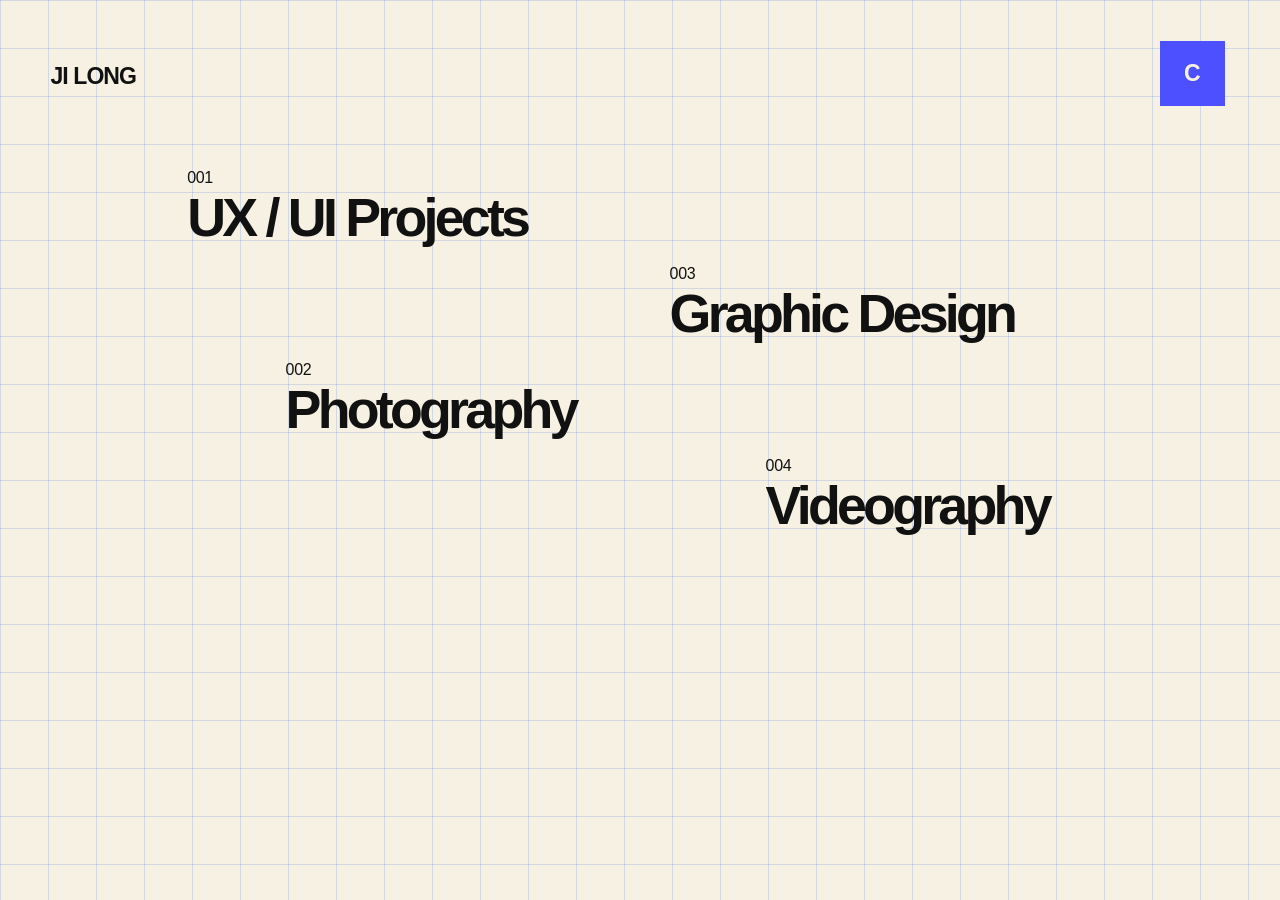
<file: index.html>
<!doctype html>
<html lang="en">
  <head>
    <meta charset="UTF-8" />
    <meta name="viewport" content="width=device-width, initial-scale=1.0" />
    <title>Ji Long Portfolio</title>
    <link rel="stylesheet" href="./css/main.css" />
    <link rel="icon" type="image/png" href="./assets/images/Favicon.png" />
  </head>
  <body>
    <header class="site-header">
      <a href="index.html" class="site-logo" aria-label="Go to homepage">
        JI LONG
      </a>

      <a
        class="contact-button"
        href="mailto:lony98.a@gmail.com"
        aria-label="Contact Ji Long"
      >
        <span>C</span>
      </a>
    </header>

    <main class="home-page">
      <section class="home-field" aria-label="Portfolio sections">
        <a class="home-entry home-entry--ux" href="ux-ui.html" data-transition>
          <span class="entry-index">001</span>
          <span class="entry-title">UX / UI Projects</span>
        </a>

        <a
          class="home-entry home-entry--photo"
          href="photography.html"
          data-transition
        >
          <span class="entry-index">002</span>
          <span class="entry-title">Photography</span>
        </a>

        <a
          class="home-entry home-entry--graphic"
          href="graphic-design.html"
          data-transition
        >
          <span class="entry-index">003</span>
          <span class="entry-title">Graphic Design</span>
        </a>

        <a
          class="home-entry home-entry--video"
          href="video.html"
          data-transition
        >
          <span class="entry-index">004</span>
          <span class="entry-title">Videography</span>
        </a>
      </section>
    </main>

    <script src="./js/main.js"></script>
  </body>
</html>
</file>
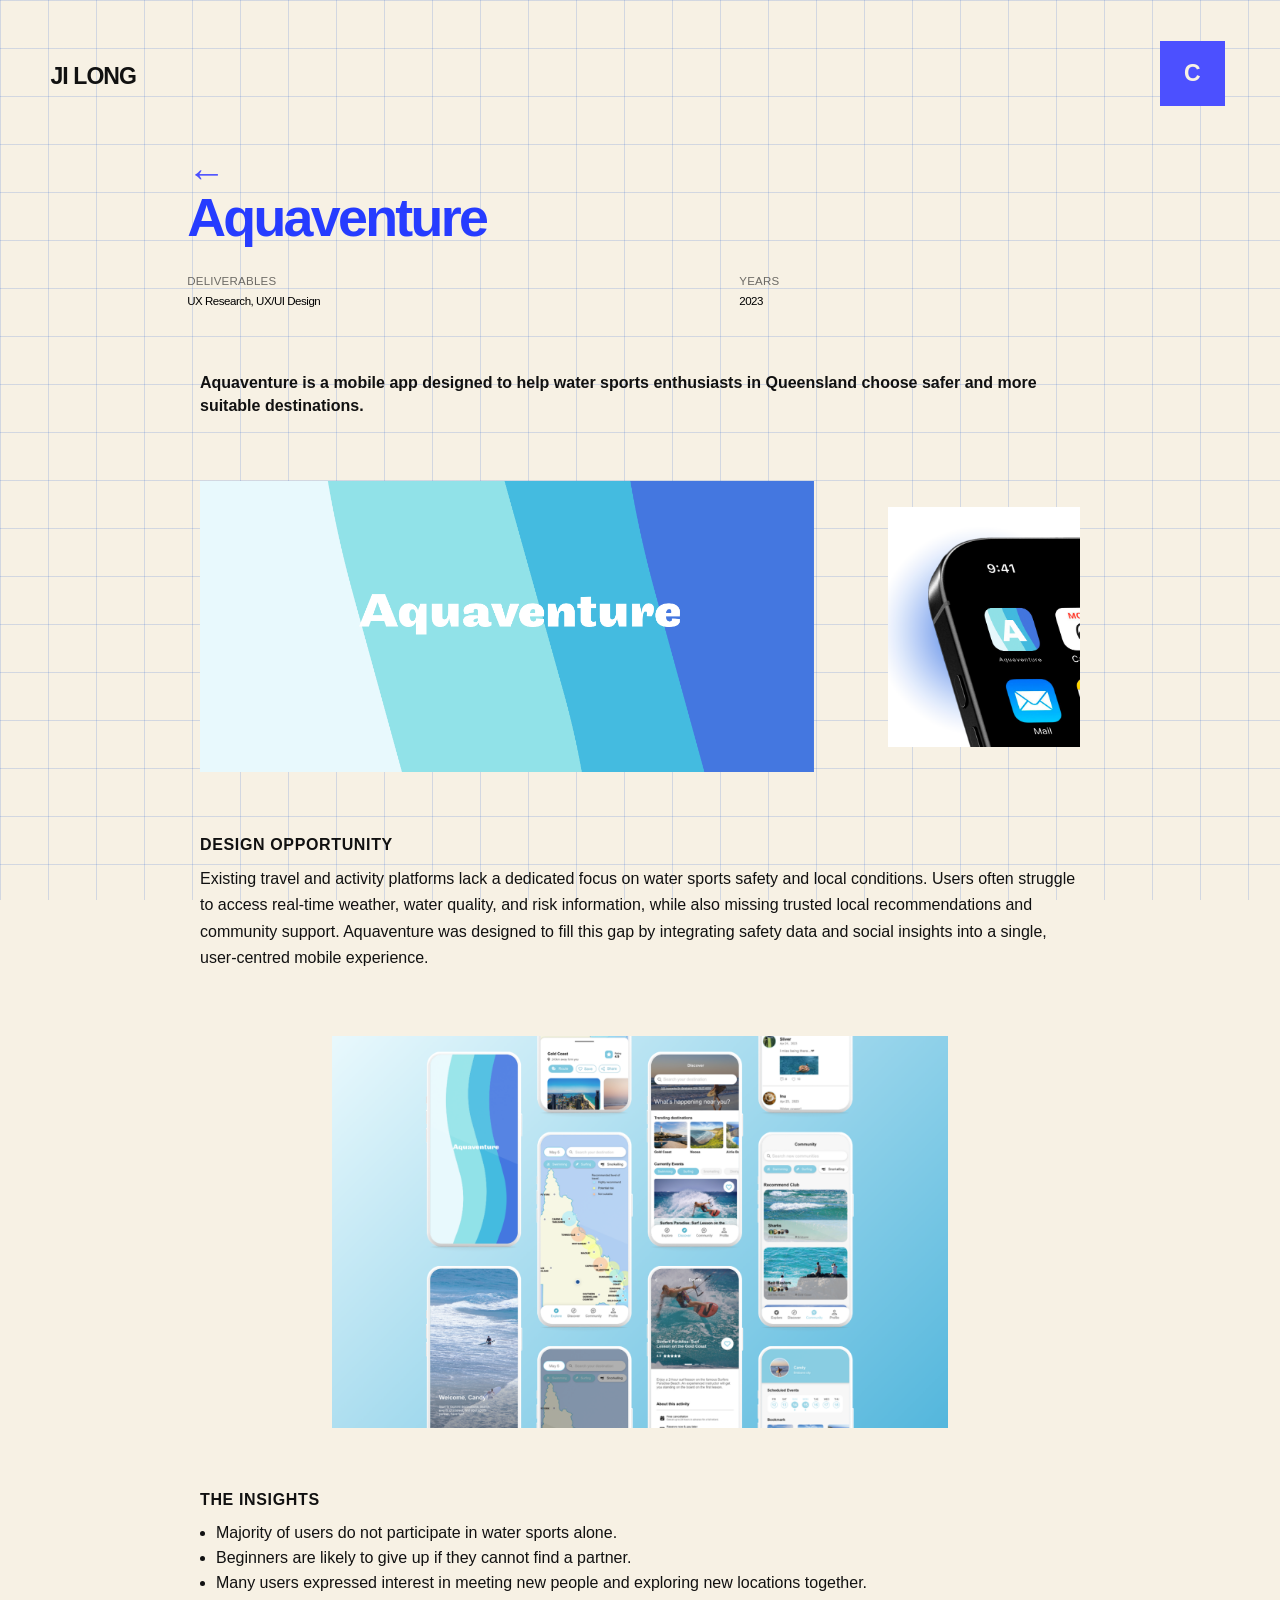
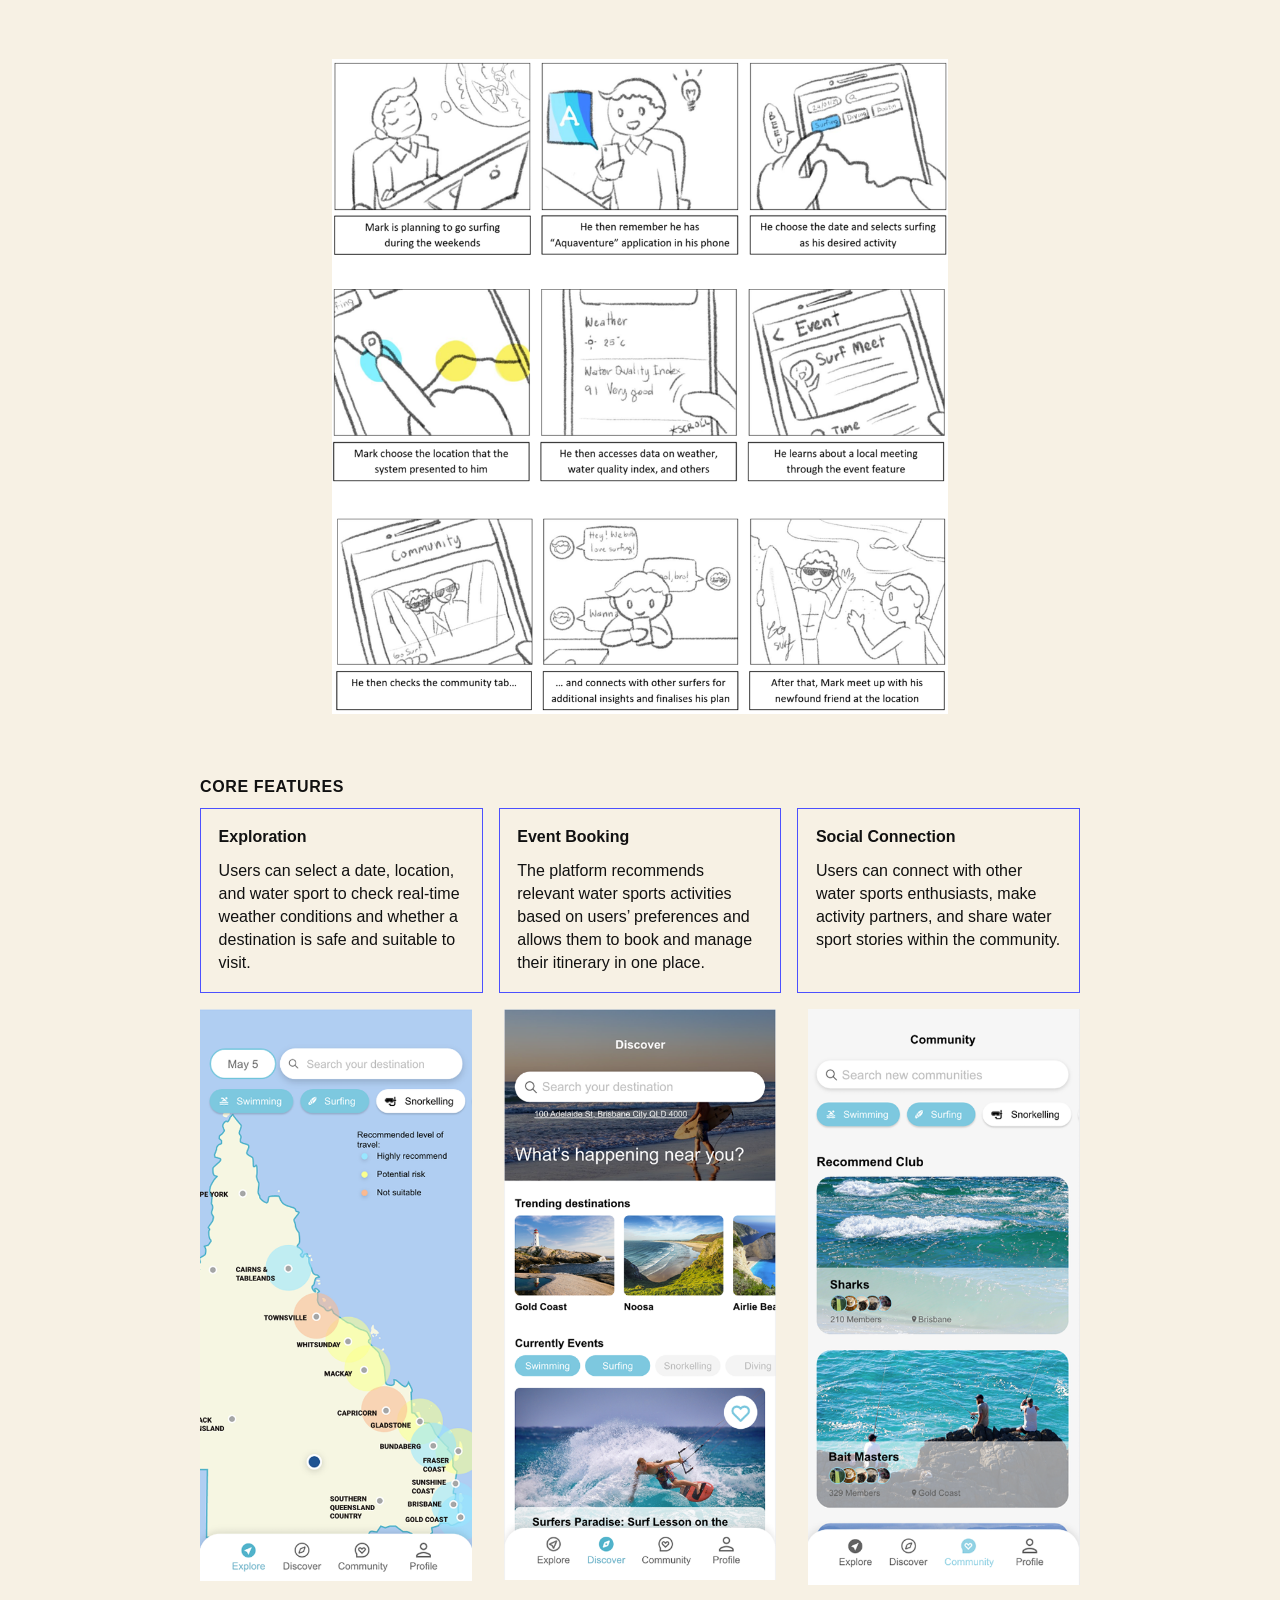
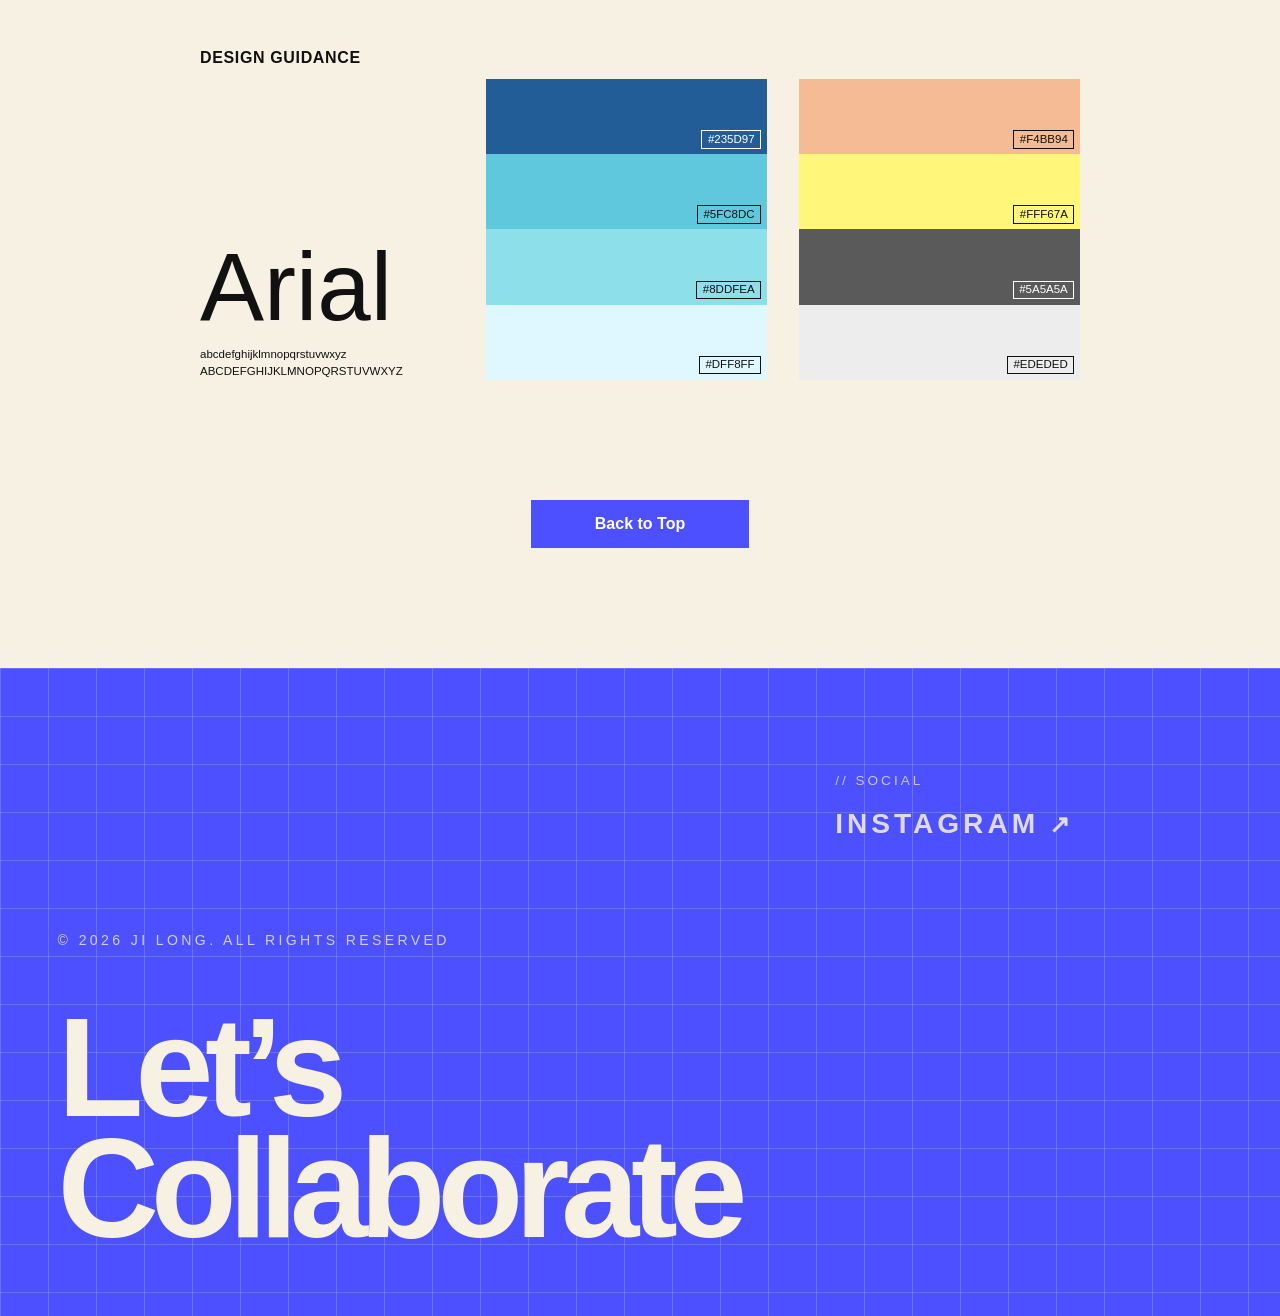
<file: aquaventure.html>
<!doctype html>
<html lang="en">
  <head>
    <meta charset="UTF-8" />
    <meta name="viewport" content="width=device-width, initial-scale=1.0" />
    <title>UX/UI Projects | Ji Long Portfolio</title>
    <link rel="stylesheet" href="./css/main.css" />
    <link rel="icon" type="image/png" href="./assets/images/Favicon.png" />
  </head>
  <body class="project-index-page">
    <header class="site-header">
      <a href="index.html" class="site-logo" aria-label="Go to homepage">
        JI LONG
      </a>

      <a
        class="contact-button"
        href="mailto:lony98.a@gmail.com"
        aria-label="Contact Ji Long"
      >
        <span>C</span>
      </a>
    </header>

    <main class="work-page page-content">
      <section class="work-hero">
        <a
          class="back-button"
          href="./ux-ui.html"
          aria-label="Back to UX/UI projects"
        >
          ←
        </a>
        <div class="antenna-heading">
          <h1>Aquaventure</h1>

          <div class="antenna-meta">
            <div class="antenna-meta__item antenna-meta__item--deliverables">
              <span class="antenna-meta__label">DELIVERABLES</span>
              <span class="antenna-meta__value">UX Research, UX/UI Design</span>
            </div>

            <div class="antenna-meta__item antenna-meta__item--years">
              <span class="antenna-meta__label">YEARS</span>
              <span class="antenna-meta__value">2023</span>
            </div>
          </div>
        </div>
      </section>

      <section class="aqua-intro reveal">
        <p class="aqua-intro__text">
          Aquaventure is a mobile app designed to help water sports enthusiasts
          in Queensland choose safer and more suitable destinations.
        </p>

        <div class="aqua-hero-visual">
          <div class="aqua-hero-visual__banner">
            <img
              src="./assets/images/aquaventure/Open-up ver2.png"
              alt="Aquaventure blue wave visual identity"
            />
          </div>

          <div class="aqua-hero-visual__icon">
            <img
              src="./assets/images/aquaventure/V1.png"
              alt="Aquaventure app icon on phone"
            />
          </div>
        </div>
      </section>

      <section class="antenna-ux reveal">
        <div class="antenna-section-label">
          <h2>Design Opportunity</h2>
          <p>
            Existing travel and activity platforms lack a dedicated focus on
            water sports safety and local conditions. Users often struggle to
            access real-time weather, water quality, and risk information, while
            also missing trusted local recommendations and community support.
            Aquaventure was designed to fill this gap by integrating safety data
            and social insights into a single, user-centred mobile experience.
          </p>
        </div>

        <div class="antenna-ux-grid-2 reveal">
          <figure>
            <img
              src="assets/images/aquaventure/V2.png"
              alt="shallwecook photo 2"
            />
          </figure>
        </div>
      </section>
      <section class="antenna-ux reveal">
        <div class="antenna-section-label">
          <h2>THE INSIGHTS</h2>
          <ul class="aqua-insights__list">
            <li>Majority of users do not participate in water sports alone.</li>
            <li>
              Beginners are likely to give up if they cannot find a partner.
            </li>
            <li>
              Many users expressed interest in meeting new people and exploring
              new locations together.
            </li>
          </ul>
        </div>

        <div class="antenna-ux-grid-2 reveal">
          <figure>
            <img
              src="assets/images/aquaventure/V3.png"
              alt="aquaventure photo 3"
            />
          </figure>
        </div>
      </section>
      <section class="antenna-ux reveal">
        <div class="antenna-section-label">
          <h2>CORE FEATURES</h2>
        </div>
        <div class="aqua-feature-grid">
          <article class="aqua-feature-card">
            <h3>Exploration</h3>
            <p>
              Users can select a date, location, and water sport to check
              real-time weather conditions and whether a destination is safe and
              suitable to visit.
            </p>
          </article>

          <article class="aqua-feature-card">
            <h3>Event Booking</h3>
            <p>
              The platform recommends relevant water sports activities based on
              users’ preferences and allows them to book and manage their
              itinerary in one place.
            </p>
          </article>

          <article class="aqua-feature-card">
            <h3>Social Connection</h3>
            <p>
              Users can connect with other water sports enthusiasts, make
              activity partners, and share water sport stories within the
              community.
            </p>
          </article>
        </div>

        <div class="aqua-screen-grid">
          <img
            src="./assets/images/aquaventure/V5.png"
            alt="Aquaventure exploration interface"
          />

          <img
            src="./assets/images/aquaventure/V6.png"
            alt="Aquaventure event booking interface"
          />

          <img
            src="./assets/images/aquaventure/V7.png"
            alt="Aquaventure community interface"
          />
        </div>
      </section>

      <section class="antenna-ux reveal">
        <div class="antenna-section-label">
          <h2>DESIGN GUIDANCE</h2>
        </div>

        <div class="aqua-guidance__layout">
          <div class="aqua-guidance__type">
            <p class="aqua-guidance__font">Arial</p>
            <p>abcdefghijklmnopqrstuvwxyz ABCDEFGHIJKLMNOPQRSTUVWXYZ</p>
          </div>

          <div class="aqua-guidance__palette">
            <div class="aqua-palette aqua-palette--blue">
              <div><span>#235D97</span></div>
              <div><span>#5FC8DC</span></div>
              <div><span>#8DDFEA</span></div>
              <div><span>#DFF8FF</span></div>
            </div>

            <div class="aqua-palette aqua-palette--warm">
              <div><span>#F4BB94</span></div>
              <div><span>#FFF67A</span></div>
              <div><span>#5A5A5A</span></div>
              <div><span>#EDEDED</span></div>
            </div>
          </div>
        </div>
      </section>
    </main>
    <button class="back-to-top" type="button" aria-label="Back to top">
      Back to Top
    </button>
    <footer class="site-footer">
      <div class="footer-inner">
        <div class="footer-left">
          <p class="footer-copy">© 2026 JI LONG. ALL RIGHTS RESERVED</p>

          <h2 class="footer-title">Let’s Collaborate</h2>
        </div>

        <div class="footer-right">
          <p class="footer-label">// SOCIAL</p>

          <div class="footer-socials">
            <!-- <a
              href="https://www.behance.net/"
              target="_blank"
              rel="noopener noreferrer"
            >
              BEHANCE <span>↗</span>
            </a> -->

            <a
              href="https://www.instagram.com/anywherebut_myhome/"
              target="_blank"
              rel="noopener noreferrer"
            >
              INSTAGRAM <span>↗</span>
            </a>
          </div>
        </div>
      </div>
    </footer>
    <script src="./js/main.js"></script>
  </body>
</html>
</file>
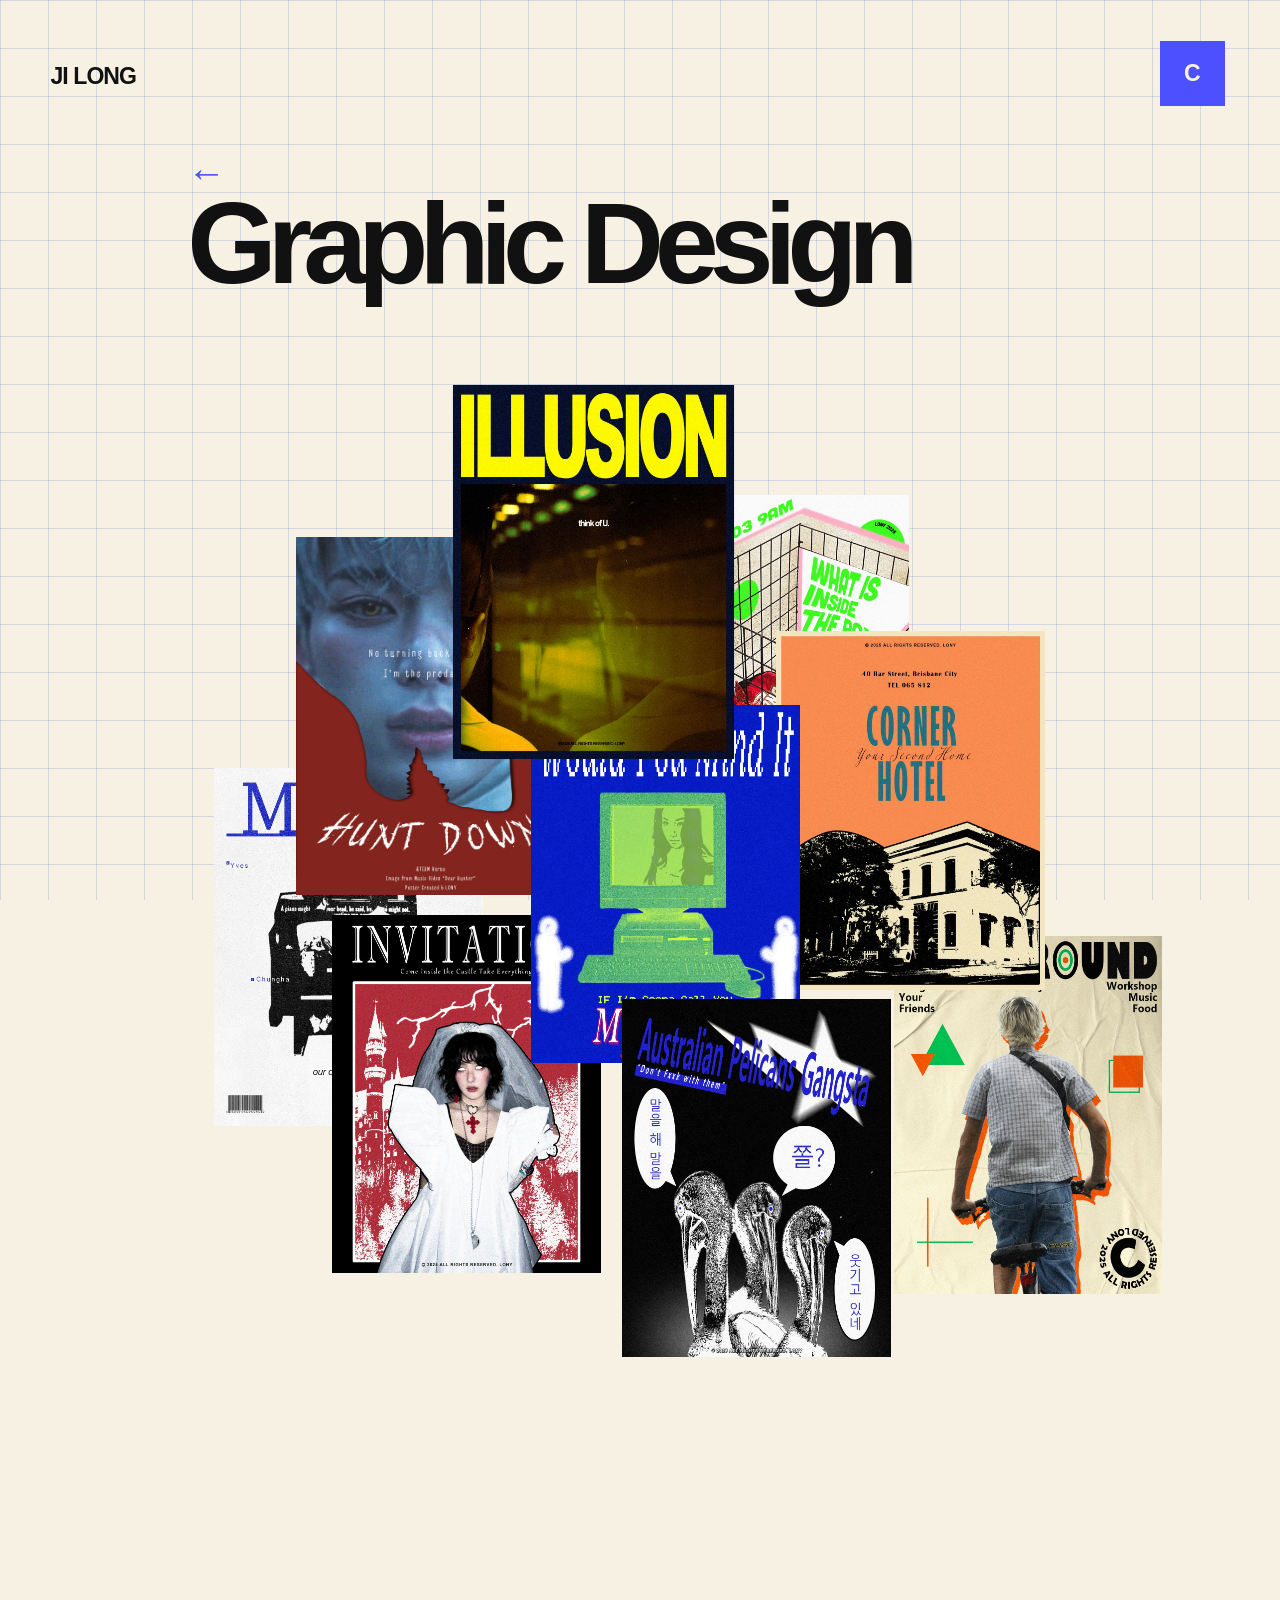
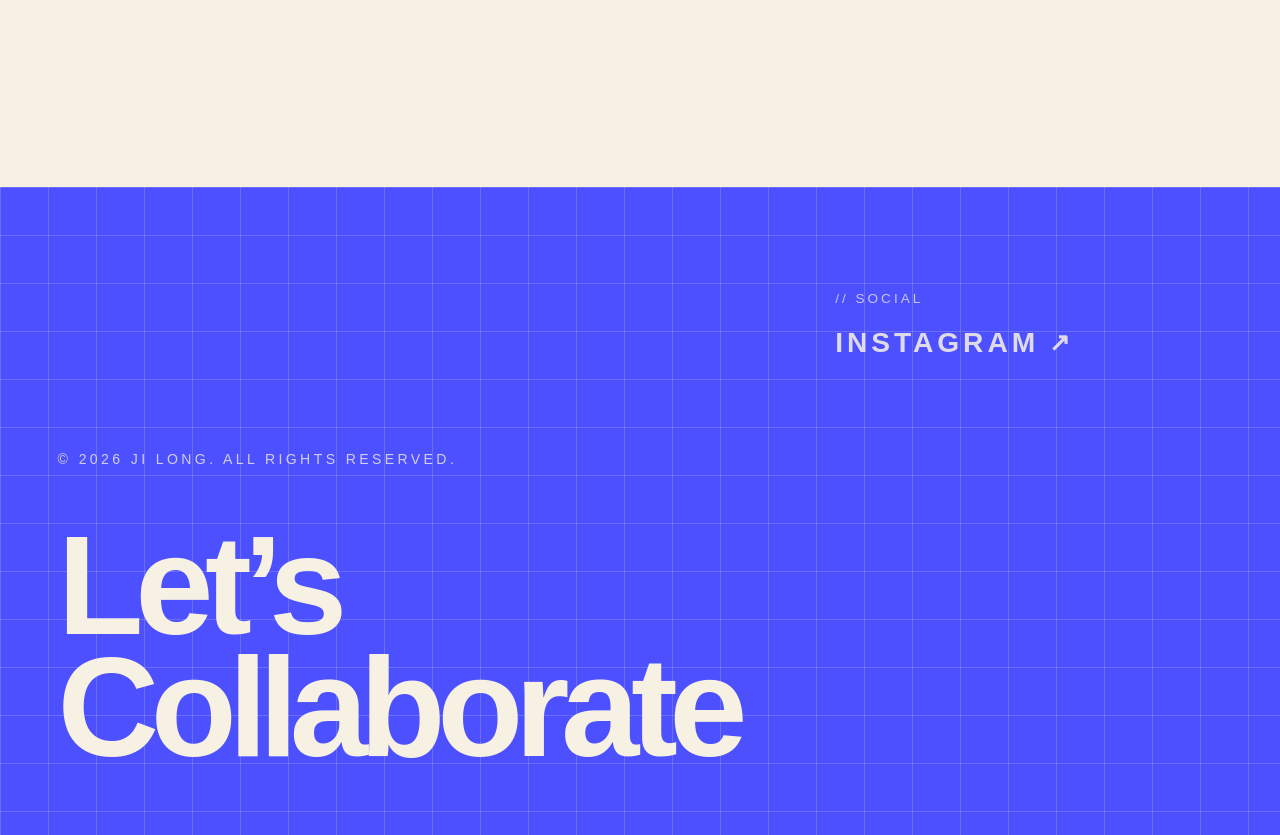
<file: graphic-design.html>
<!doctype html>
<html lang="en">
  <head>
    <meta charset="UTF-8" />
    <meta name="viewport" content="width=device-width, initial-scale=1.0" />
    <title>Graphic Design | Ji Long Portfolio</title>
    <link rel="stylesheet" href="./css/main.css" />
    <link rel="icon" type="image/png" href="./assets/images/Favicon.png" />
  </head>
  <body class="graphic-design-page is-entering-page">
    <header class="site-header">
      <a href="index.html" class="site-logo" aria-label="Go to homepage">
        JI LONG
      </a>

      <a
        class="contact-button"
        href="mailto:lony98.a@gmail.com"
        aria-label="Contact Ji Long"
      >
        <span>C</span>
      </a>
    </header>

    <main class="work-page page-content">
      <section class="work-hero">
        <a class="back-button" href="./index.html" aria-label="Back to home">
          ←
        </a>
        <h1>Graphic Design</h1>
      </section>

      <section class="poster-grid" aria-label="Graphic design poster archive">
        <article
          class="poster-card is-active"
          data-poster-title="POSTER 001 / Campaign Visual"
          style="--x: 30%; --y: 0%; --z: 9"
        >
          <img
            class="poster-image"
            src="./assets/images/ILLUSION.webp"
            alt="Poster design 001"
          />
        </article>

        <article
          class="poster-card"
          data-poster-title="POSTER 002 / Event Poster"
          style="--x: 78%; --y: 50%; --z: 4"
        >
          <img
            class="poster-image"
            src="./assets/images/playground.webp"
            alt="Poster design 002"
          />
        </article>

        <article
          class="poster-card"
          data-poster-title="POSTER 003 / Visual Identity"
          style="--x: 50%; --y: 8%; --z: 3"
        >
          <img
            class="poster-image"
            src="./assets/images/BOX.webp"
            alt="Poster design 003"
          />
        </article>

        <article
          class="poster-card"
          data-poster-title="POSTER 004 / Editorial Layout"
          style="--x: 3%; --y: 34%; --z: 1"
        >
          <img
            class="poster-image"
            src="./assets/images/Music.webp"
            alt="Poster design 004"
          />
        </article>

        <article
          class="poster-card"
          data-poster-title="POSTER 005 / Poster Series"
          style="--x: 12%; --y: 12%; --z: 6"
        >
          <img
            class="poster-image"
            src="./assets/images/HUNT DOWN.webp"
            alt="Poster design 005"
          />
        </article>

        <article
          class="poster-card"
          data-poster-title="POSTER 006 / Typography"
          style="--x: 65%; --y: 21%; --z: 5"
        >
          <img
            class="poster-image"
            src="./assets/images/Hotel.webp"
            alt="Poster design 006"
          />
        </article>

        <article
          class="poster-card"
          data-poster-title="POSTER 007 / Brand Graphic"
          style="--x: 16%; --y: 48%; --z: 2"
        >
          <img
            class="poster-image"
            src="./assets/images/Wedding.webp"
            alt="Poster design 007"
          />
        </article>

        <article
          class="poster-card"
          data-poster-title="POSTER 008 / Social Campaign"
          style="--x: 38%; --y: 28%; --z: 7"
        >
          <img
            class="poster-image"
            src="./assets/images/would you mind.webp"
            alt="Poster design 008"
          />
        </article>

        <article
          class="poster-card"
          data-poster-title="POSTER 009 / Experimental"
          style="--x: 48%; --y: 56%; --z: 8"
        >
          <img
            class="poster-image"
            src="./assets/images/Gangsta.webp"
            alt="Poster design 009"
          />
        </article>
      </section>
    </main>

    <footer class="site-footer">
      <div class="footer-inner">
        <div class="footer-left">
          <p class="footer-copy">© 2026 JI LONG. ALL RIGHTS RESERVED.</p>

          <h2 class="footer-title">Let’s Collaborate</h2>
        </div>

        <div class="footer-right">
          <p class="footer-label">// SOCIAL</p>

          <div class="footer-socials">
            <!-- <a
              href="https://www.behance.net/"
              target="_blank"
              rel="noopener noreferrer"
            >
              BEHANCE <span>↗</span>
            </a> -->

            <a
              href="https://www.instagram.com/anywherebut_myhome/"
              target="_blank"
              rel="noopener noreferrer"
            >
              INSTAGRAM <span>↗</span>
            </a>
          </div>
        </div>
      </div>
    </footer>

    <script src="./js/main.js"></script>
  </body>
</html>
</file>
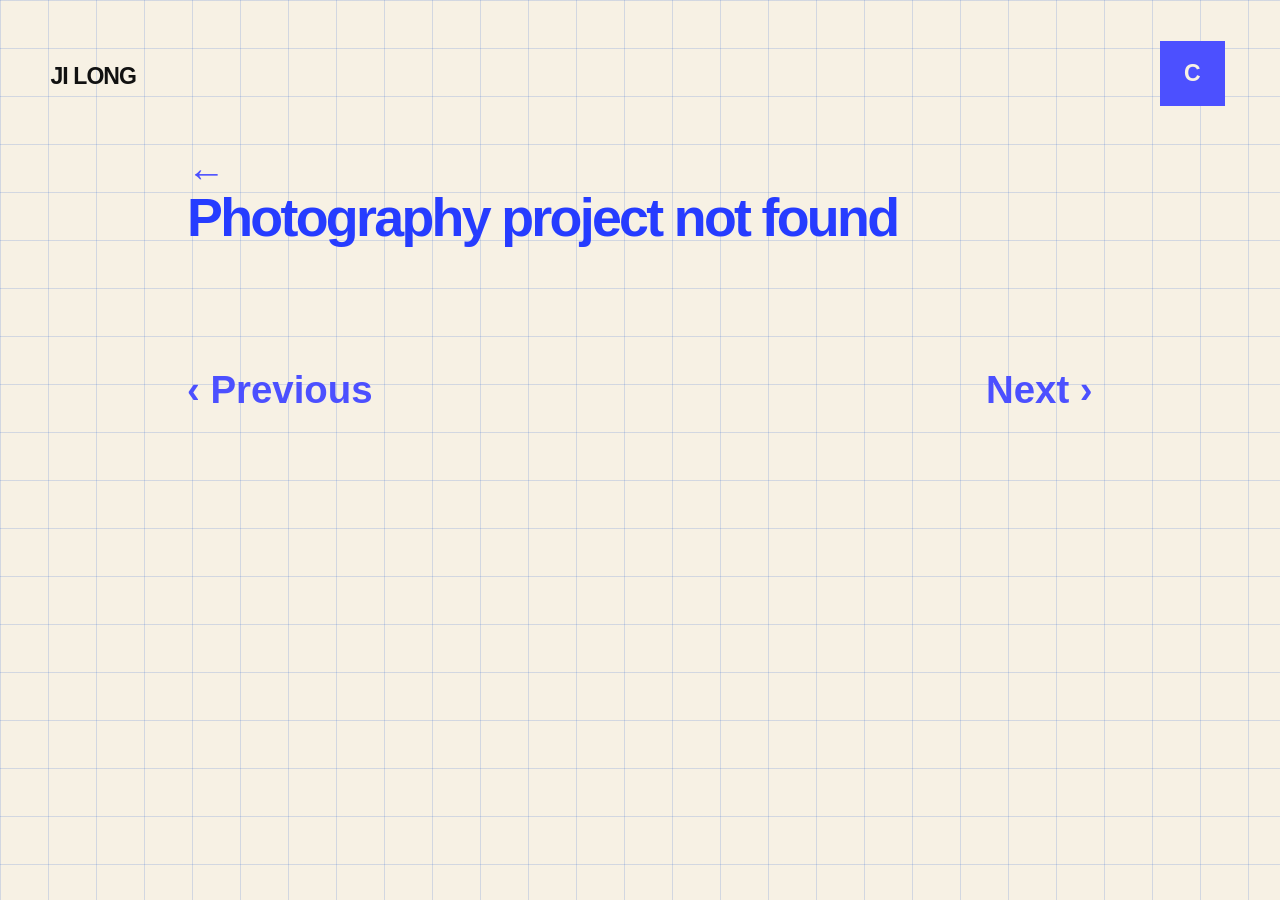
<file: photography-detail.html>
<!doctype html>
<html lang="en">
  <head>
    <meta charset="UTF-8" />
    <meta name="viewport" content="width=device-width, initial-scale=1.0" />
    <title>UX/UI Projects | Ji Long Portfolio</title>
    <link rel="stylesheet" href="./css/main.css" />
    <link rel="icon" type="image/png" href="./assets/images/Favicon.png" />
  </head>
  <body class="project-index-page">
    <header class="site-header">
      <a href="index.html" class="site-logo" aria-label="Go to homepage">
        JI LONG
      </a>

      <a
        class="contact-button"
        href="mailto:lony98.a@gmail.com"
        aria-label="Contact Ji Long"
      >
        <span>C</span>
      </a>
    </header>

    <main class="work-page page-content">
      <section class="work-hero reveal">
        <a
          class="back-button"
          href="./photography.html"
          aria-label="Back to photography"
        >
          ←
        </a>
        <div class="antenna-heading">
          <h1 id="photo-title">The Green in Japan</h1>
        </div>
      </section>
      <section
        class="photo-detail__gallery reveal"
        id="photo-gallery"
        aria-label="Photography gallery"
      ></section>
      <nav
        class="photo-detail__nav reveal"
        aria-label="Photography project navigation"
      >
        <a
          href="#"
          class="photo-detail__nav-link photo-detail__nav-link--prev"
          id="photo-prev"
        >
          ‹ Previous
        </a>

        <a
          href="#"
          class="photo-detail__nav-link photo-detail__nav-link--next"
          id="photo-next"
        >
          Next ›
        </a>
      </nav>
    </main>
    <script src="./js/main.js"></script>
    <script src="./js/photography-data.js"></script>
    <script src="./js/photography-detail.js"></script>
  </body>
</html>
</file>
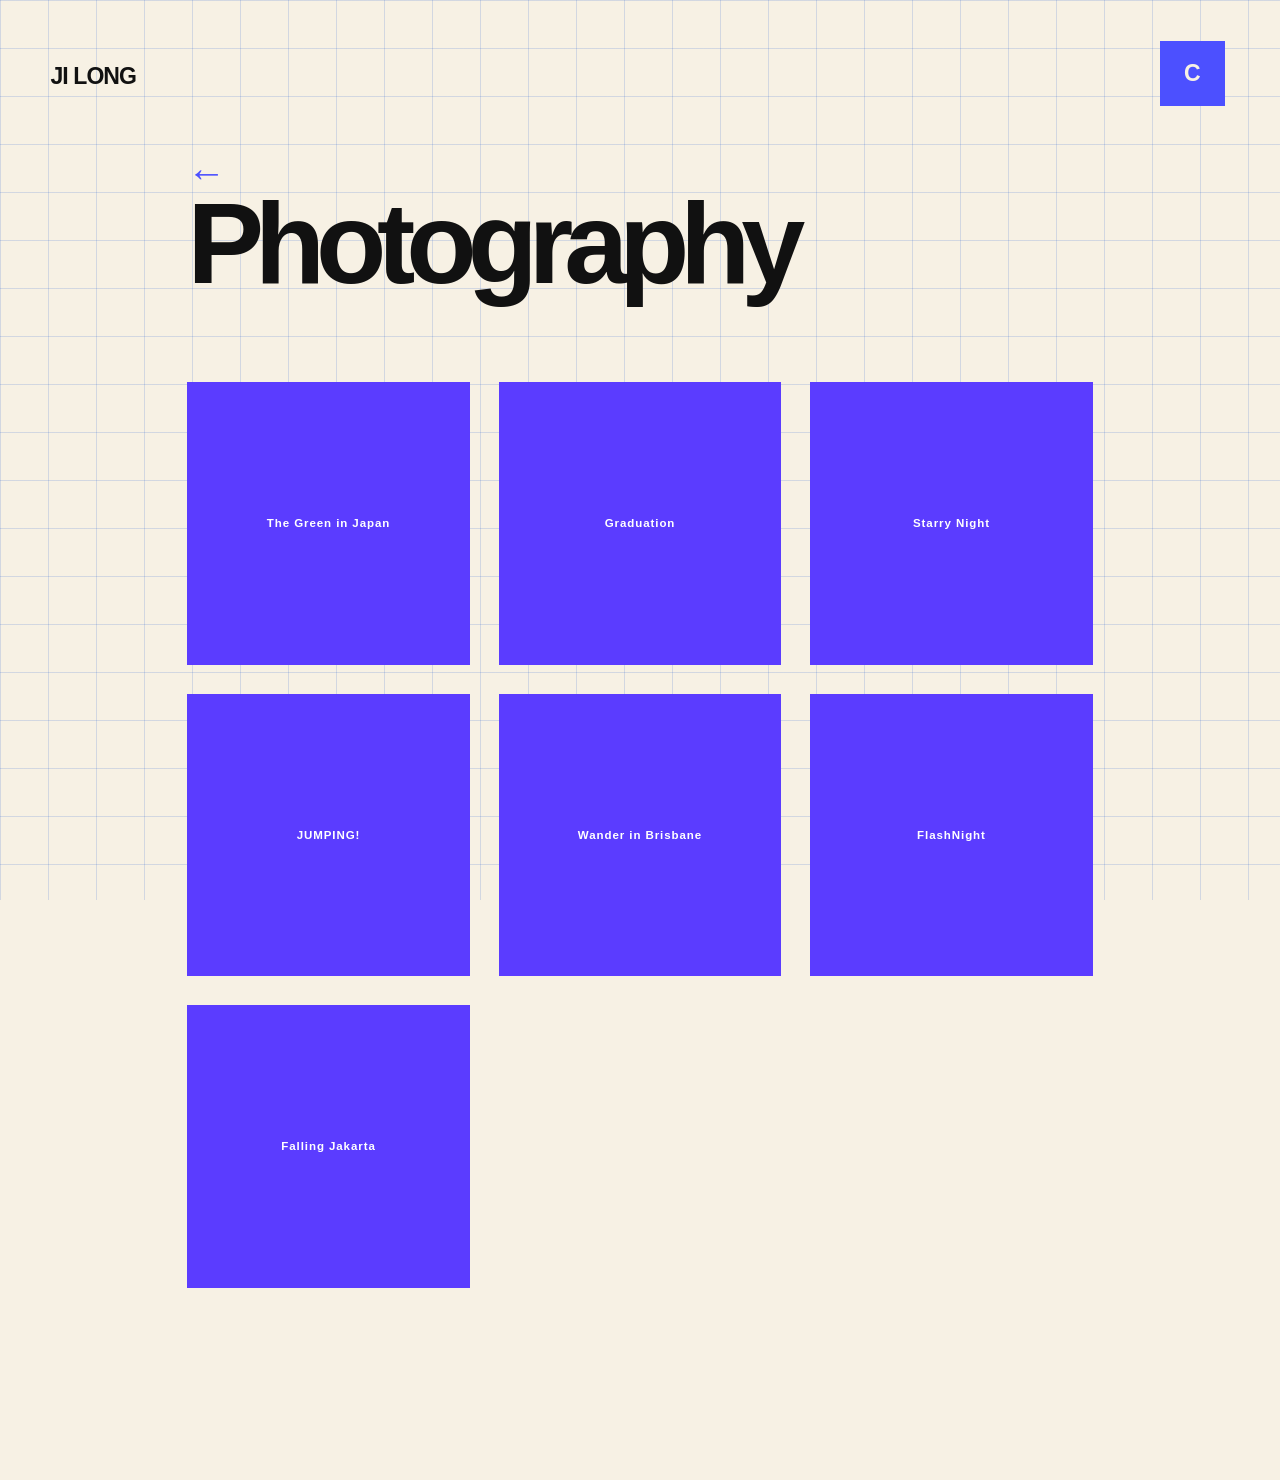
<file: photography.html>
<!doctype html>
<html lang="en">
  <head>
    <meta charset="UTF-8" />
    <meta name="viewport" content="width=device-width, initial-scale=1.0" />
    <title>Photography | Ji Long Portfolio</title>
    <link rel="stylesheet" href="./css/main.css" />
    <link rel="icon" type="image/png" href="./assets/images/Favicon.png" />
  </head>
  <body class="project-index-page">
    <header class="site-header">
      <a href="index.html" class="site-logo" aria-label="Go to homepage">
        JI LONG
      </a>

      <a
        class="contact-button"
        href="mailto:lony98.a@gmail.com"
        aria-label="Contact Ji Long"
      >
        <span>C</span>
      </a>
    </header>

    <main class="work-page page-content">
      <section class="work-hero">
        <a class="back-button" href="./index.html" aria-label="Back to home">
          ←
        </a>
        <h1>Photography</h1>
      </section>
      <section class="photo-grid" aria-label="Photography archive">
        <a
          class="photo-card"
          href="photography-detail.html?id=thegreen"
          data-index="0"
        >
          <img
            class="photo-image"
            src="./assets/images/photography/thegreen/Japan.webp"
            alt="Photography 001"
          />
          <div class="photo-cover photo-cover--label">
            <span>The Green in Japan</span>
          </div>
        </a>

        <a
          class="photo-card"
          href="photography-detail.html?id=graduation"
          data-index="0"
        >
          <img
            class="photo-image"
            src="./assets/images/photography/graduation/Portrait.webp"
            alt="Photography 002"
          />
          <div class="photo-cover photo-cover--label">
            <span>Graduation</span>
          </div>
        </a>

        <a
          class="photo-card"
          href="photography-detail.html?id=starry"
          data-index="0"
        >
          <img
            class="photo-image"
            src="./assets/images/photography/starry/Starry NIght.webp"
            alt="Photography 003"
          />
          <div class="photo-cover photo-cover--label">
            <span>Starry Night</span>
          </div>
        </a>

        <a
          class="photo-card"
          href="photography-detail.html?id=jumping"
          data-index="0"
        >
          <img
            class="photo-image"
            src="./assets/images/photography/jumping/friends.webp"
            alt="Photography 004"
          />
          <div class="photo-cover photo-cover--label">
            <span>JUMPING!</span>
          </div>
        </a>

        <a
          class="photo-card"
          href="photography-detail.html?id=wander"
          data-index="0"
        >
          <img
            class="photo-image"
            src="./assets/images/photography/wander/w1.webp"
            alt="Photography 005"
          />
          <div class="photo-cover photo-cover--label">
            <span>Wander in Brisbane</span>
          </div>
        </a>

        <a
          class="photo-card"
          href="photography-detail.html?id=night"
          data-index="0"
        >
          <img
            class="photo-image"
            src="./assets/images/photography/night/n.webp"
            alt="Photography 006"
          />
          <div class="photo-cover photo-cover--label">
            <span>FlashNight</span>
          </div>
        </a>

        <a
          class="photo-card"
          href="photography-detail.html?id=falling"
          data-index="0"
        >
          <img
            class="photo-image"
            src="./assets/images/photography/falling/f1.webp"
            alt="Photography 007"
          />
          <div class="photo-cover photo-cover--label">
            <span>Falling Jakarta</span>
          </div>
        </a>
      </section>
    </main>
    <script src="./js/main.js"></script>
  </body>
</html>
</file>
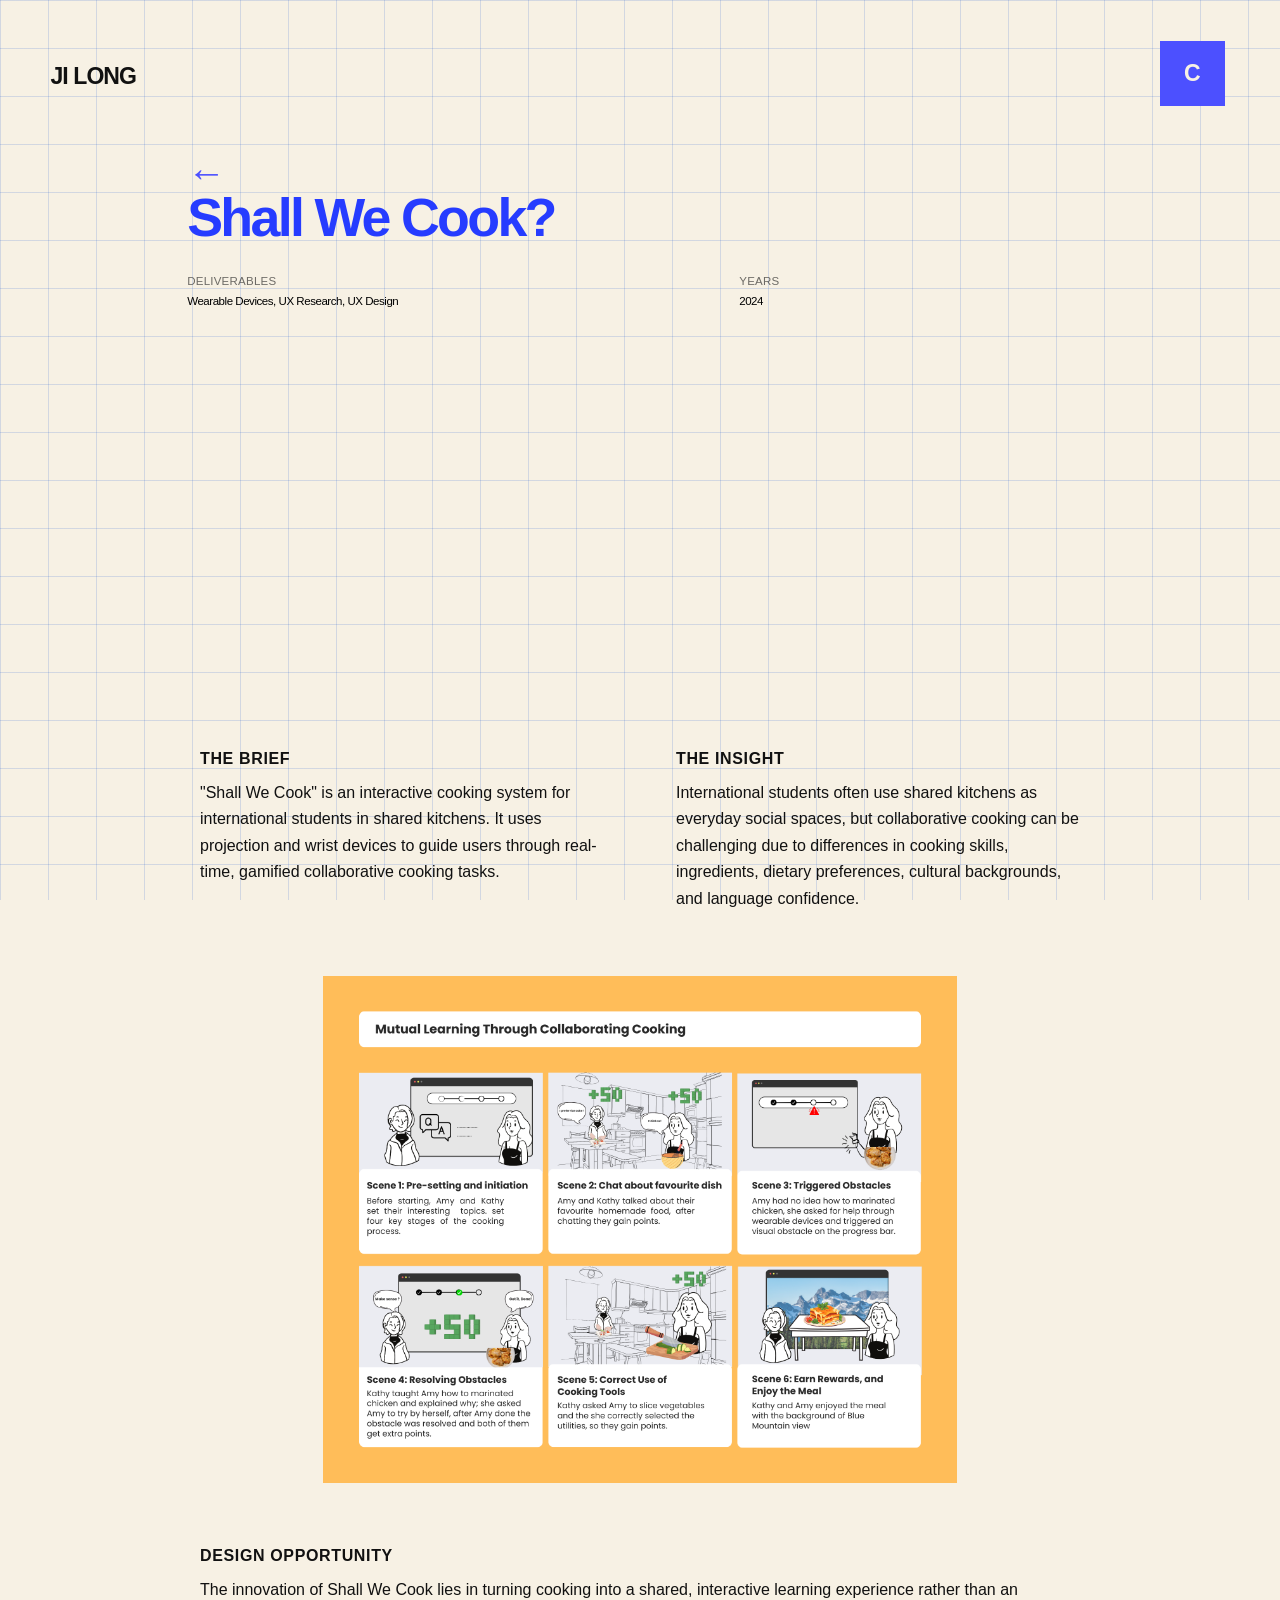
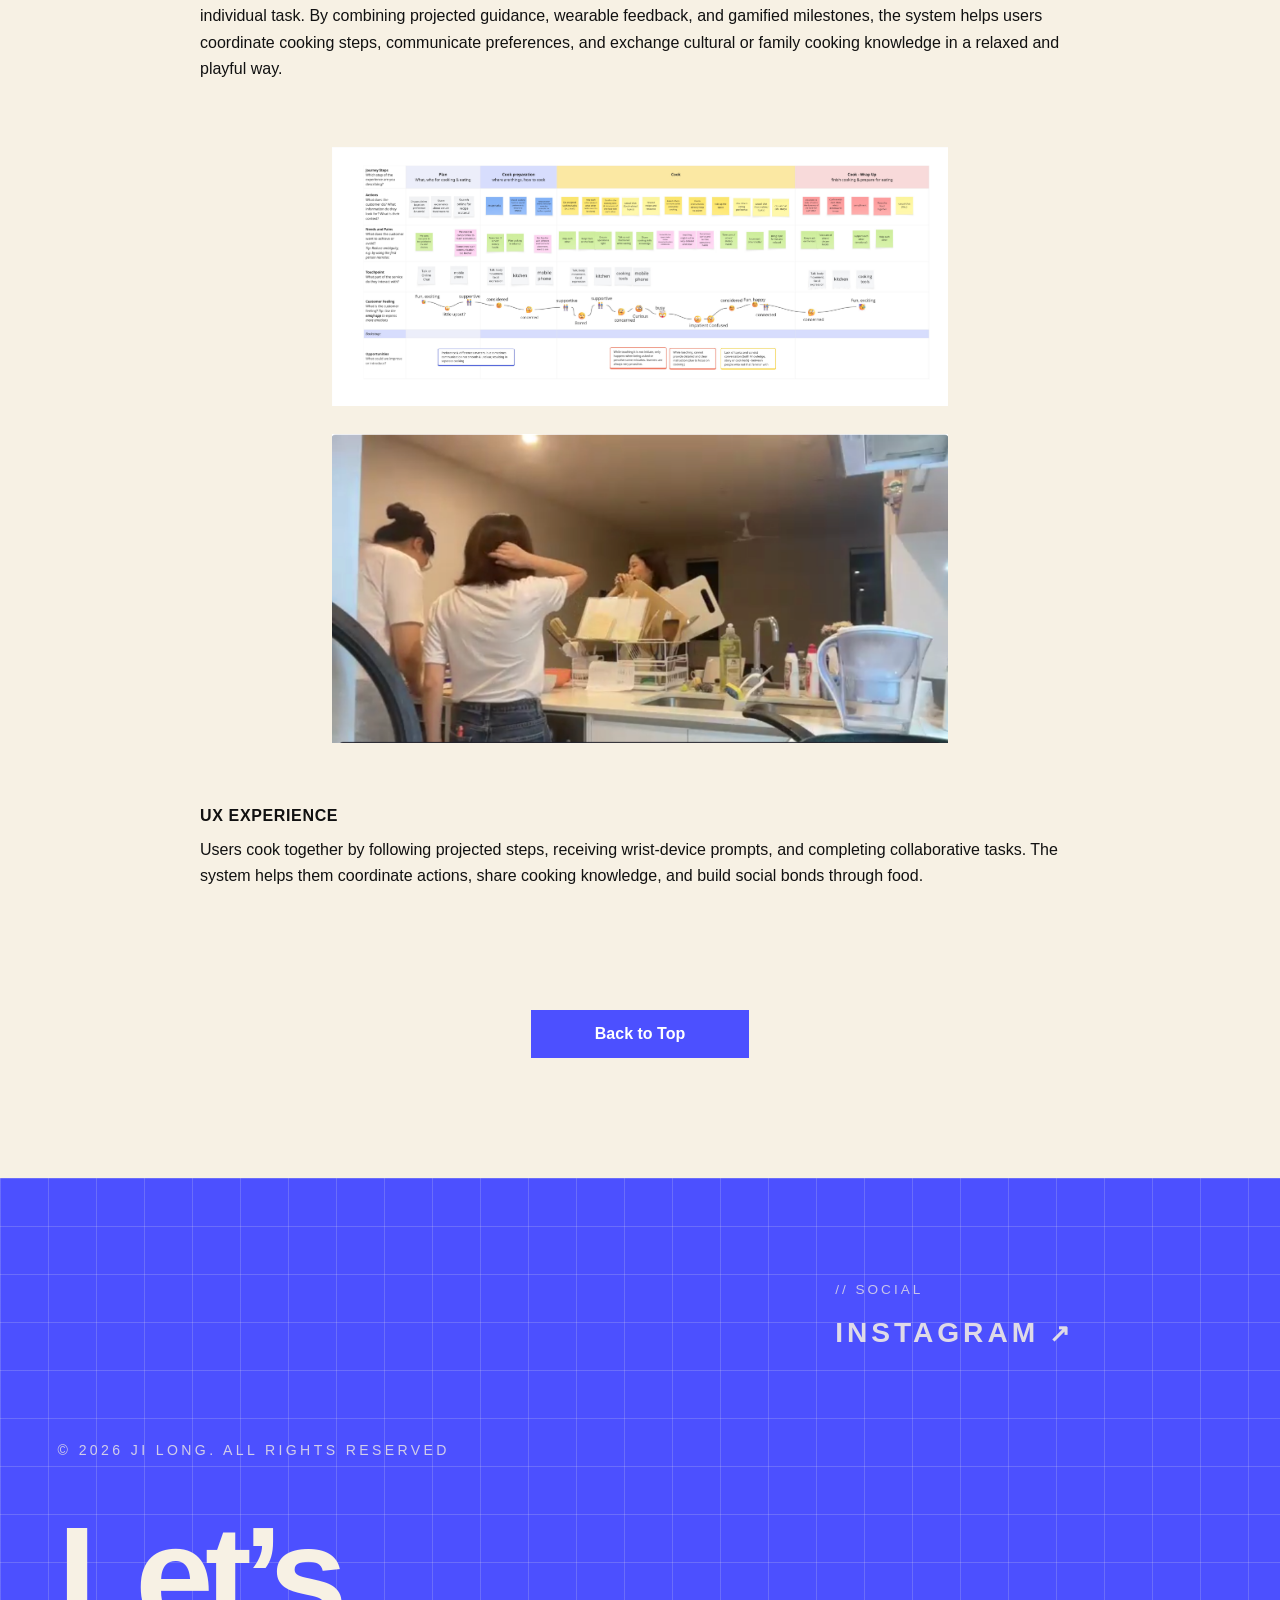
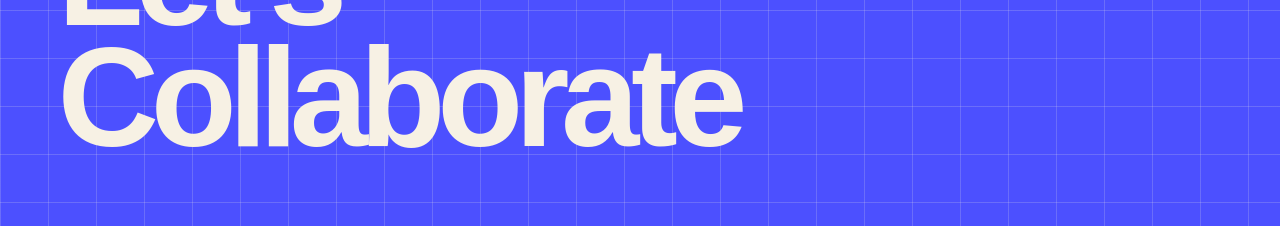
<file: shallwecook.html>
<!doctype html>
<html lang="en">
  <head>
    <meta charset="UTF-8" />
    <meta name="viewport" content="width=device-width, initial-scale=1.0" />
    <title>UX/UI Projects | Ji Long Portfolio</title>
    <link rel="stylesheet" href="./css/main.css" />
    <link rel="icon" type="image/png" href="./assets/images/Favicon.png" />
  </head>
  <body class="project-index-page">
    <header class="site-header">
      <a href="index.html" class="site-logo" aria-label="Go to homepage">
        JI LONG
      </a>

      <a
        class="contact-button"
        href="mailto:lony98.a@gmail.com"
        aria-label="Contact Ji Long"
      >
        <span>C</span>
      </a>
    </header>

    <main class="work-page page-content reveal">
      <section class="work-hero">
        <a
          class="back-button"
          href="./ux-ui.html"
          aria-label="Back to UX/UI projects"
        >
          ←
        </a>
        <div class="antenna-heading">
          <h1>Shall We Cook?</h1>

          <div class="antenna-meta">
            <div class="antenna-meta__item antenna-meta__item--deliverables">
              <span class="antenna-meta__label">DELIVERABLES</span>
              <span class="antenna-meta__value"
                >Wearable Devices, UX Research, UX Design</span
              >
            </div>

            <div class="antenna-meta__item antenna-meta__item--years">
              <span class="antenna-meta__label">YEARS</span>
              <span class="antenna-meta__value">2024</span>
            </div>
          </div>
        </div>
      </section>

      <!-- Intro Text -->
      <div class="antenna-youtube media-placeholder reveal">
        <iframe
          width="560"
          height="315"
          src="https://www.youtube.com/embed/z_AU-Dssteg?si=uzXNXpK8a8cTljbA"
          title="YouTube video player"
          frameborder="0"
          allow="
            accelerometer;
            autoplay;
            clipboard-write;
            encrypted-media;
            gyroscope;
            picture-in-picture;
            web-share;
          "
          referrerpolicy="strict-origin-when-cross-origin"
          allowfullscreen
        ></iframe>
      </div>
      <section class="antenna-intro reveal">
        <div class="antenna-text-block">
          <h2>THE BRIEF</h2>
          <p>
            "Shall We Cook" is an interactive cooking system for international
            students in shared kitchens. It uses projection and wrist devices to
            guide users through real-time, gamified collaborative cooking tasks.
          </p>
        </div>

        <div class="antenna-text-block">
          <h2>THE INSIGHT</h2>
          <p>
            International students often use shared kitchens as everyday social
            spaces, but collaborative cooking can be challenging due to
            differences in cooking skills, ingredients, dietary preferences,
            cultural backgrounds, and language confidence.
          </p>
        </div>
      </section>

      <!-- Storyboard -->
      <section class="shallwecook-storyboard reveal">
        <figure>
          <img
            src="assets/images/shallwecook/S1.png"
            alt="shall-we-cook photo 1"
          />
        </figure>
      </section>

      <!-- UX Design -->
      <section class="antenna-ux reveal">
        <div class="antenna-section-label">
          <h2>Design Opportunity</h2>
          <p>
            The innovation of Shall We Cook lies in turning cooking into a
            shared, interactive learning experience rather than an individual
            task. By combining projected guidance, wearable feedback, and
            gamified milestones, the system helps users coordinate cooking
            steps, communicate preferences, and exchange cultural or family
            cooking knowledge in a relaxed and playful way.
          </p>
        </div>

        <div class="antenna-ux-grid-2 reveal">
          <figure>
            <img
              src="assets/images/shallwecook/S2.jpg"
              alt="shallwecook photo 2"
            />
          </figure>
          <figure>
            <img
              src="assets/images/shallwecook/S3.png"
              alt="shallwecook photo 3"
            />
          </figure>
        </div>
      </section>

      <!-- Results -->
      <section class="antenna-results reveal">
        <div class="antenna-section-label">
          <h2>UX Experience</h2>
          <p>
            Users cook together by following projected steps, receiving
            wrist-device prompts, and completing collaborative tasks. The system
            helps them coordinate actions, share cooking knowledge, and build
            social bonds through food.
          </p>
        </div>
      </section>
    </main>
    <button class="back-to-top" type="button" aria-label="Back to top">
      Back to Top
    </button>
    <footer class="site-footer">
      <div class="footer-inner">
        <div class="footer-left">
          <p class="footer-copy">© 2026 JI LONG. ALL RIGHTS RESERVED</p>

          <h2 class="footer-title">Let’s Collaborate</h2>
        </div>

        <div class="footer-right">
          <p class="footer-label">// SOCIAL</p>

          <div class="footer-socials">
            <!-- <a
              href="https://www.behance.net/"
              target="_blank"
              rel="noopener noreferrer"
            >
              BEHANCE <span>↗</span>
            </a> -->

            <a
              href="https://www.instagram.com/anywherebut_myhome/"
              target="_blank"
              rel="noopener noreferrer"
            >
              INSTAGRAM <span>↗</span>
            </a>
          </div>
        </div>
      </div>
    </footer>
    <script src="./js/main.js"></script>
  </body>
</html>
</file>
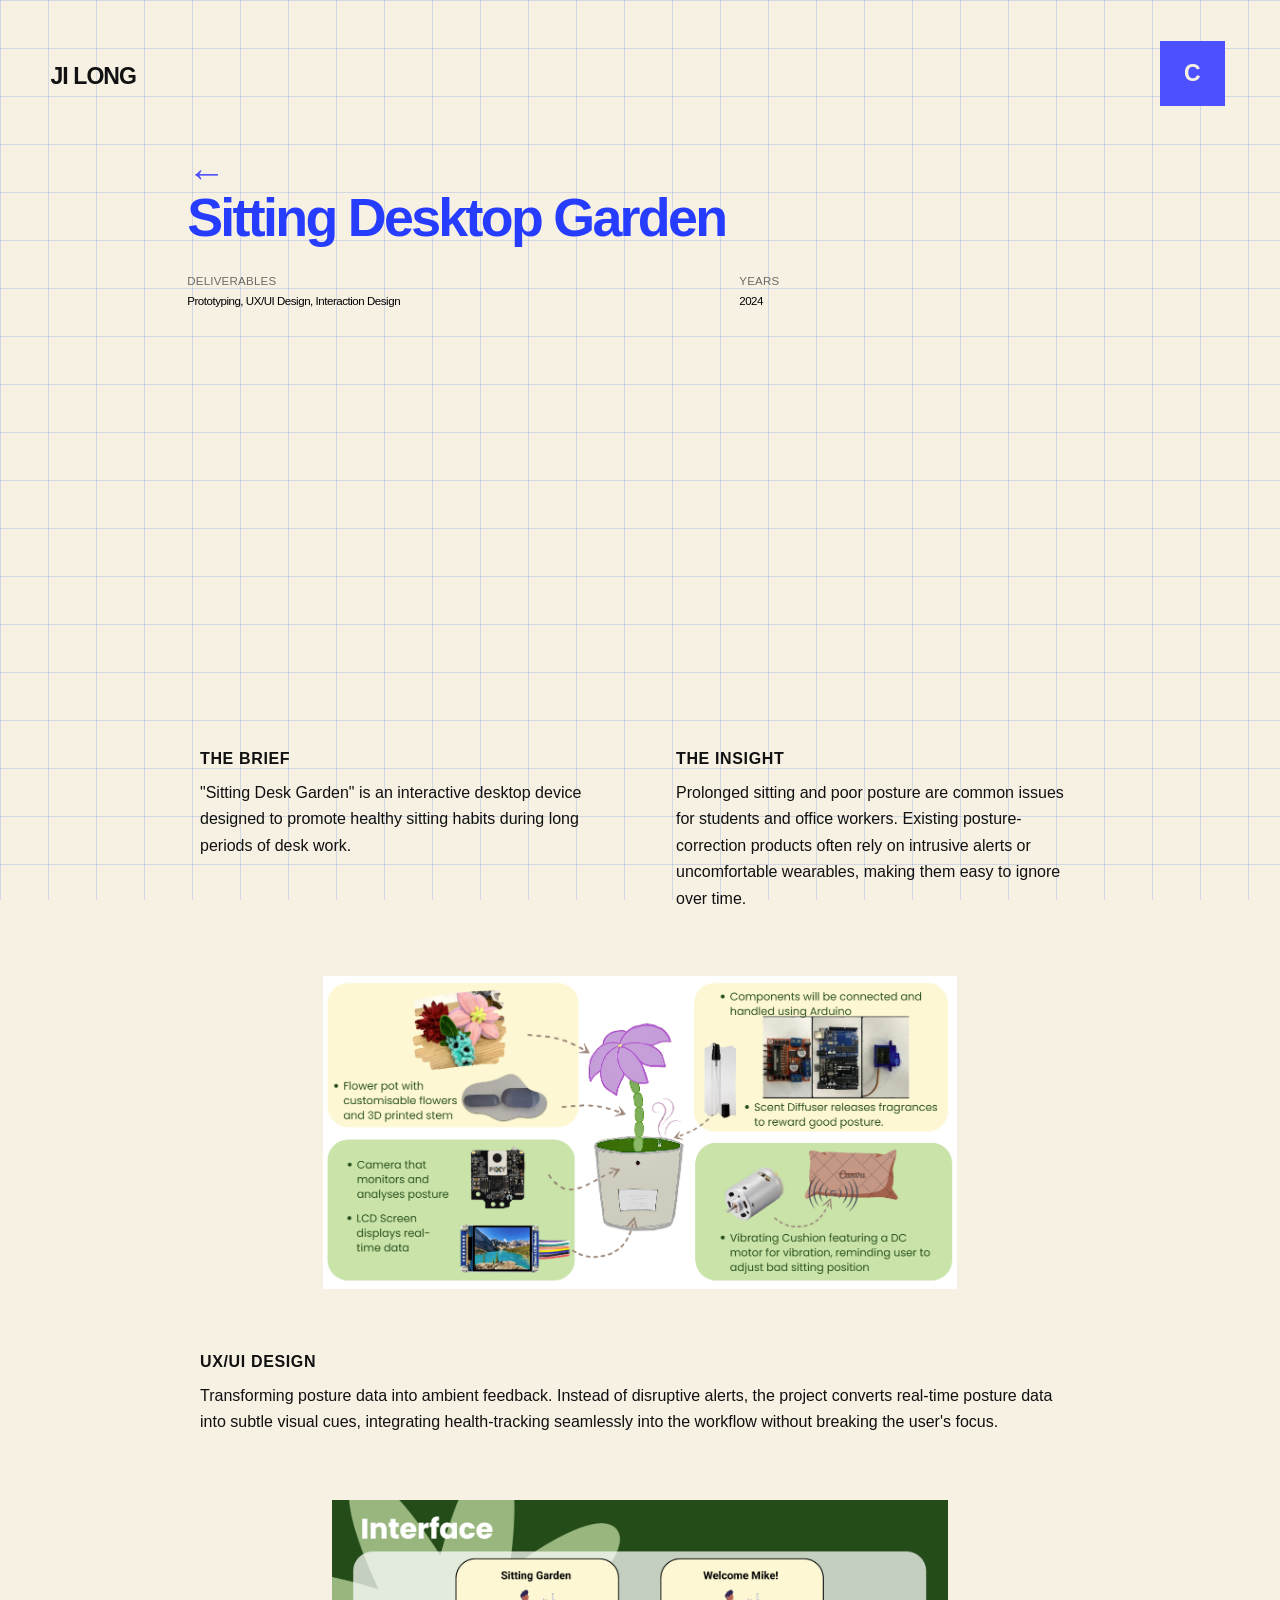
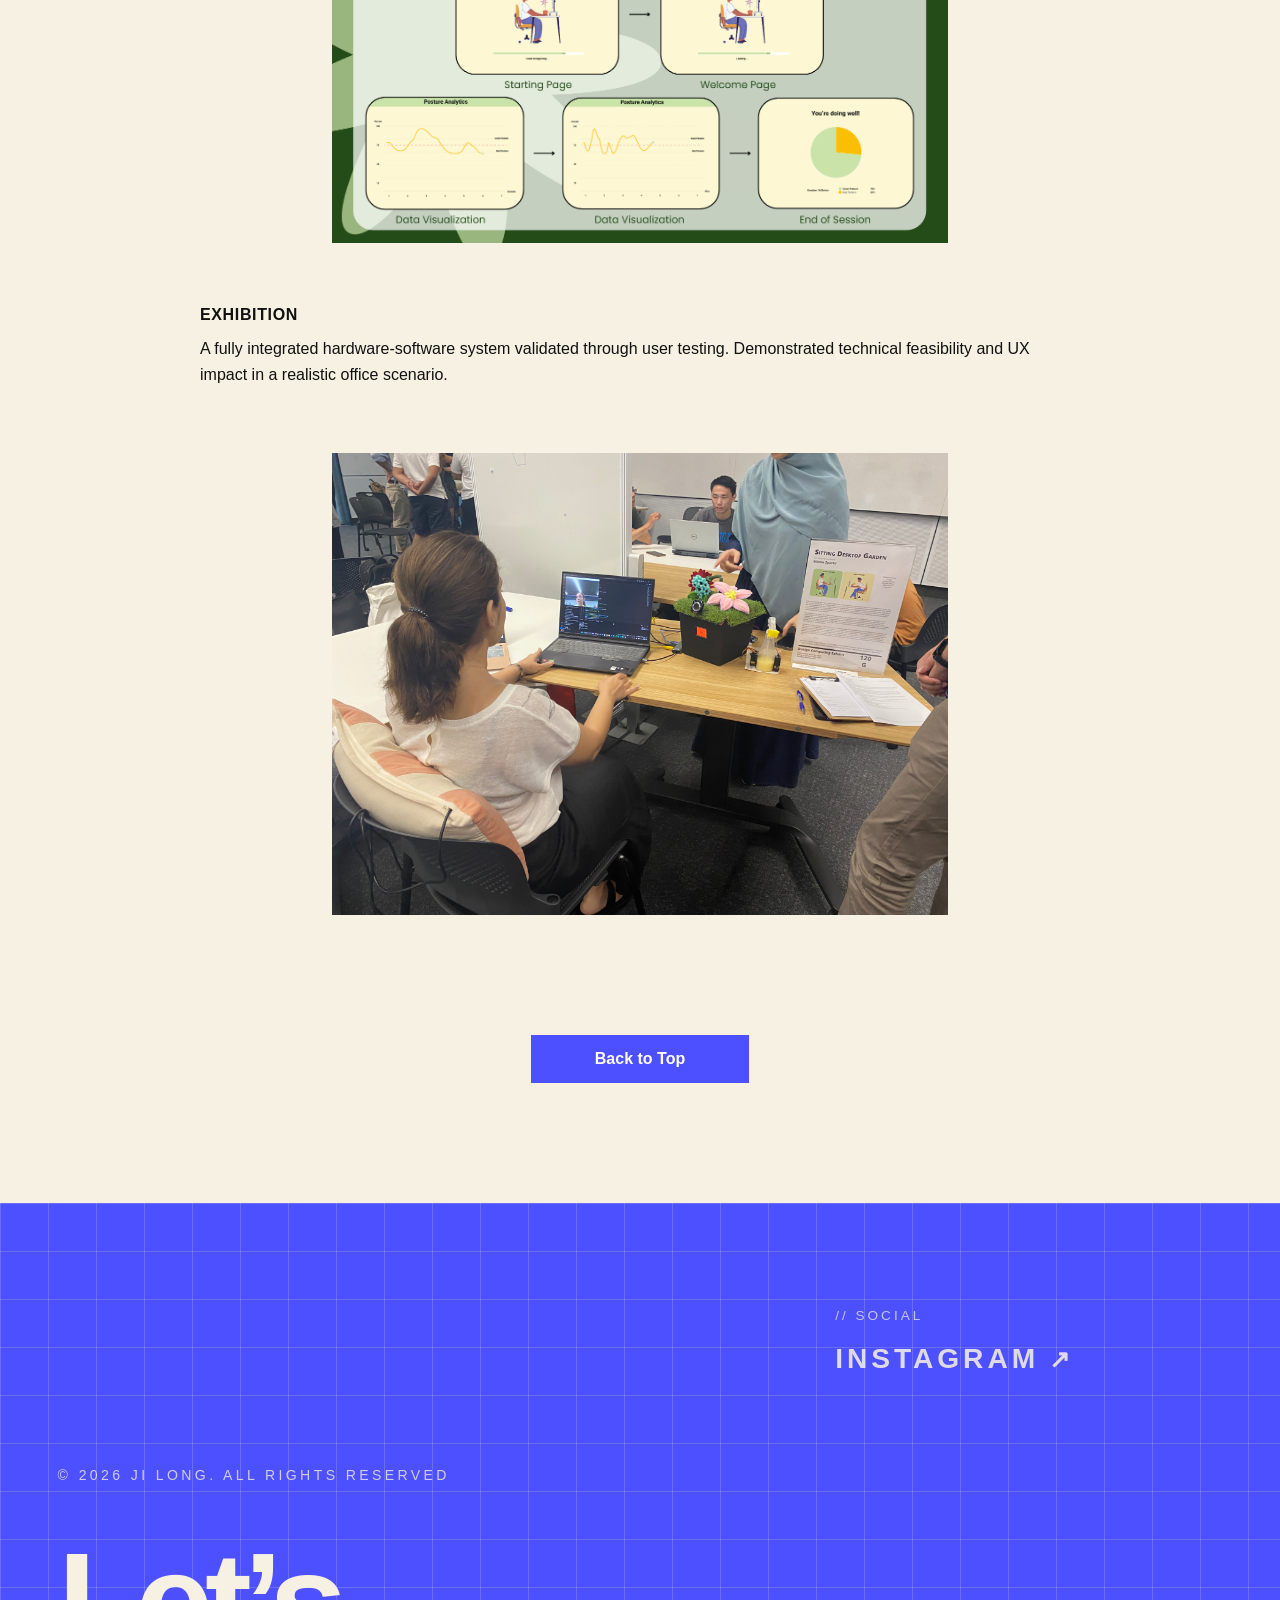
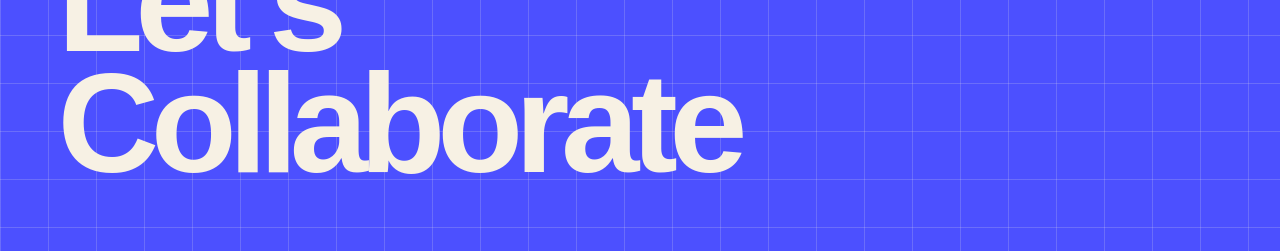
<file: sittinggarden.html>
<!doctype html>
<html lang="en">
  <head>
    <meta charset="UTF-8" />
    <meta name="viewport" content="width=device-width, initial-scale=1.0" />
    <title>UX/UI Projects | Ji Long Portfolio</title>
    <link rel="stylesheet" href="./css/main.css" />
    <link rel="icon" type="image/png" href="./assets/images/Favicon.png" />
  </head>
  <body class="project-index-page">
    <header class="site-header">
      <a href="index.html" class="site-logo" aria-label="Go to homepage">
        JI LONG
      </a>

      <a
        class="contact-button"
        href="mailto:lony98.a@gmail.com"
        aria-label="Contact Ji Long"
      >
        <span>C</span>
      </a>
    </header>

    <main class="work-page page-content reveal">
      <section class="work-hero">
        <a
          class="back-button"
          href="./ux-ui.html"
          aria-label="Back to UX/UI projects"
        >
          ←
        </a>
        <div class="antenna-heading">
          <h1>Sitting Desktop Garden</h1>

          <div class="antenna-meta">
            <div class="antenna-meta__item antenna-meta__item--deliverables">
              <span class="antenna-meta__label">DELIVERABLES</span>
              <span class="antenna-meta__value"
                >Prototyping, UX/UI Design, Interaction Design</span
              >
            </div>

            <div class="antenna-meta__item antenna-meta__item--years">
              <span class="antenna-meta__label">YEARS</span>
              <span class="antenna-meta__value">2024</span>
            </div>
          </div>
        </div>
      </section>

      <!-- Intro Text -->
      <div class="antenna-youtube media-placeholder reveal">
        <iframe
          width="560"
          height="315"
          src="https://www.youtube.com/embed/Ouhfbe7eo_w?si=JZQ6kF2A0eQMolCg"
          title="YouTube video player"
          frameborder="0"
          allow="
            accelerometer;
            autoplay;
            clipboard-write;
            encrypted-media;
            gyroscope;
            picture-in-picture;
            web-share;
          "
          referrerpolicy="strict-origin-when-cross-origin"
          allowfullscreen
        ></iframe>
      </div>
      <section class="antenna-intro reveal">
        <div class="antenna-text-block">
          <h2>THE BRIEF</h2>
          <p>
            "Sitting Desk Garden" is an interactive desktop device designed to
            promote healthy sitting habits during long periods of desk work.
          </p>
        </div>

        <div class="antenna-text-block">
          <h2>THE INSIGHT</h2>
          <p>
            Prolonged sitting and poor posture are common issues for students
            and office workers. Existing posture-correction products often rely
            on intrusive alerts or uncomfortable wearables, making them easy to
            ignore over time.
          </p>
        </div>
      </section>

      <!-- Storyboard -->
      <section class="shallwecook-storyboard reveal">
        <figure>
          <img
            src="assets/images/sittingdeaktopgarden/G3.png"
            alt="sittingdeaktopgarden photo 1"
          />
        </figure>
      </section>

      <!-- UX Design -->
      <section class="antenna-ux">
        <div class="antenna-section-label reveal">
          <h2>UX/UI Design</h2>
          <p>
            Transforming posture data into ambient feedback. Instead of
            disruptive alerts, the project converts real-time posture data into
            subtle visual cues, integrating health-tracking seamlessly into the
            workflow without breaking the user's focus.
          </p>
        </div>

        <div class="antenna-ux-grid-2 reveal">
          <figure>
            <img
              src="assets/images/sittingdeaktopgarden/G2.png"
              alt="sittingdeaktopgarden photo 3"
            />
          </figure>
        </div>
      </section>

      <!-- Results -->
      <section class="antenna-results">
        <div class="antenna-section-label reveal">
          <h2>Exhibition</h2>
          <p>
            A fully integrated hardware-software system validated through user
            testing. Demonstrated technical feasibility and UX impact in a
            realistic office scenario.
          </p>
        </div>
        <div class="antenna-ux-grid-2 reveal">
          <figure>
            <img
              src="assets/images/sittingdeaktopgarden/G4.jpg"
              alt="sittingdeaktopgarden photo 3"
            />
          </figure>
        </div>
      </section>
    </main>
    <button class="back-to-top" type="button" aria-label="Back to top">
      Back to Top
    </button>
    <footer class="site-footer">
      <div class="footer-inner">
        <div class="footer-left">
          <p class="footer-copy">© 2026 JI LONG. ALL RIGHTS RESERVED</p>

          <h2 class="footer-title">Let’s Collaborate</h2>
        </div>

        <div class="footer-right">
          <p class="footer-label">// SOCIAL</p>

          <div class="footer-socials">
            <!-- <a
              href="https://www.behance.net/"
              target="_blank"
              rel="noopener noreferrer"
            >
              BEHANCE <span>↗</span>
            </a> -->

            <a
              href="https://www.instagram.com/anywherebut_myhome/"
              target="_blank"
              rel="noopener noreferrer"
            >
              INSTAGRAM <span>↗</span>
            </a>
          </div>
        </div>
      </div>
    </footer>
    <script src="./js/main.js"></script>
  </body>
</html>
</file>
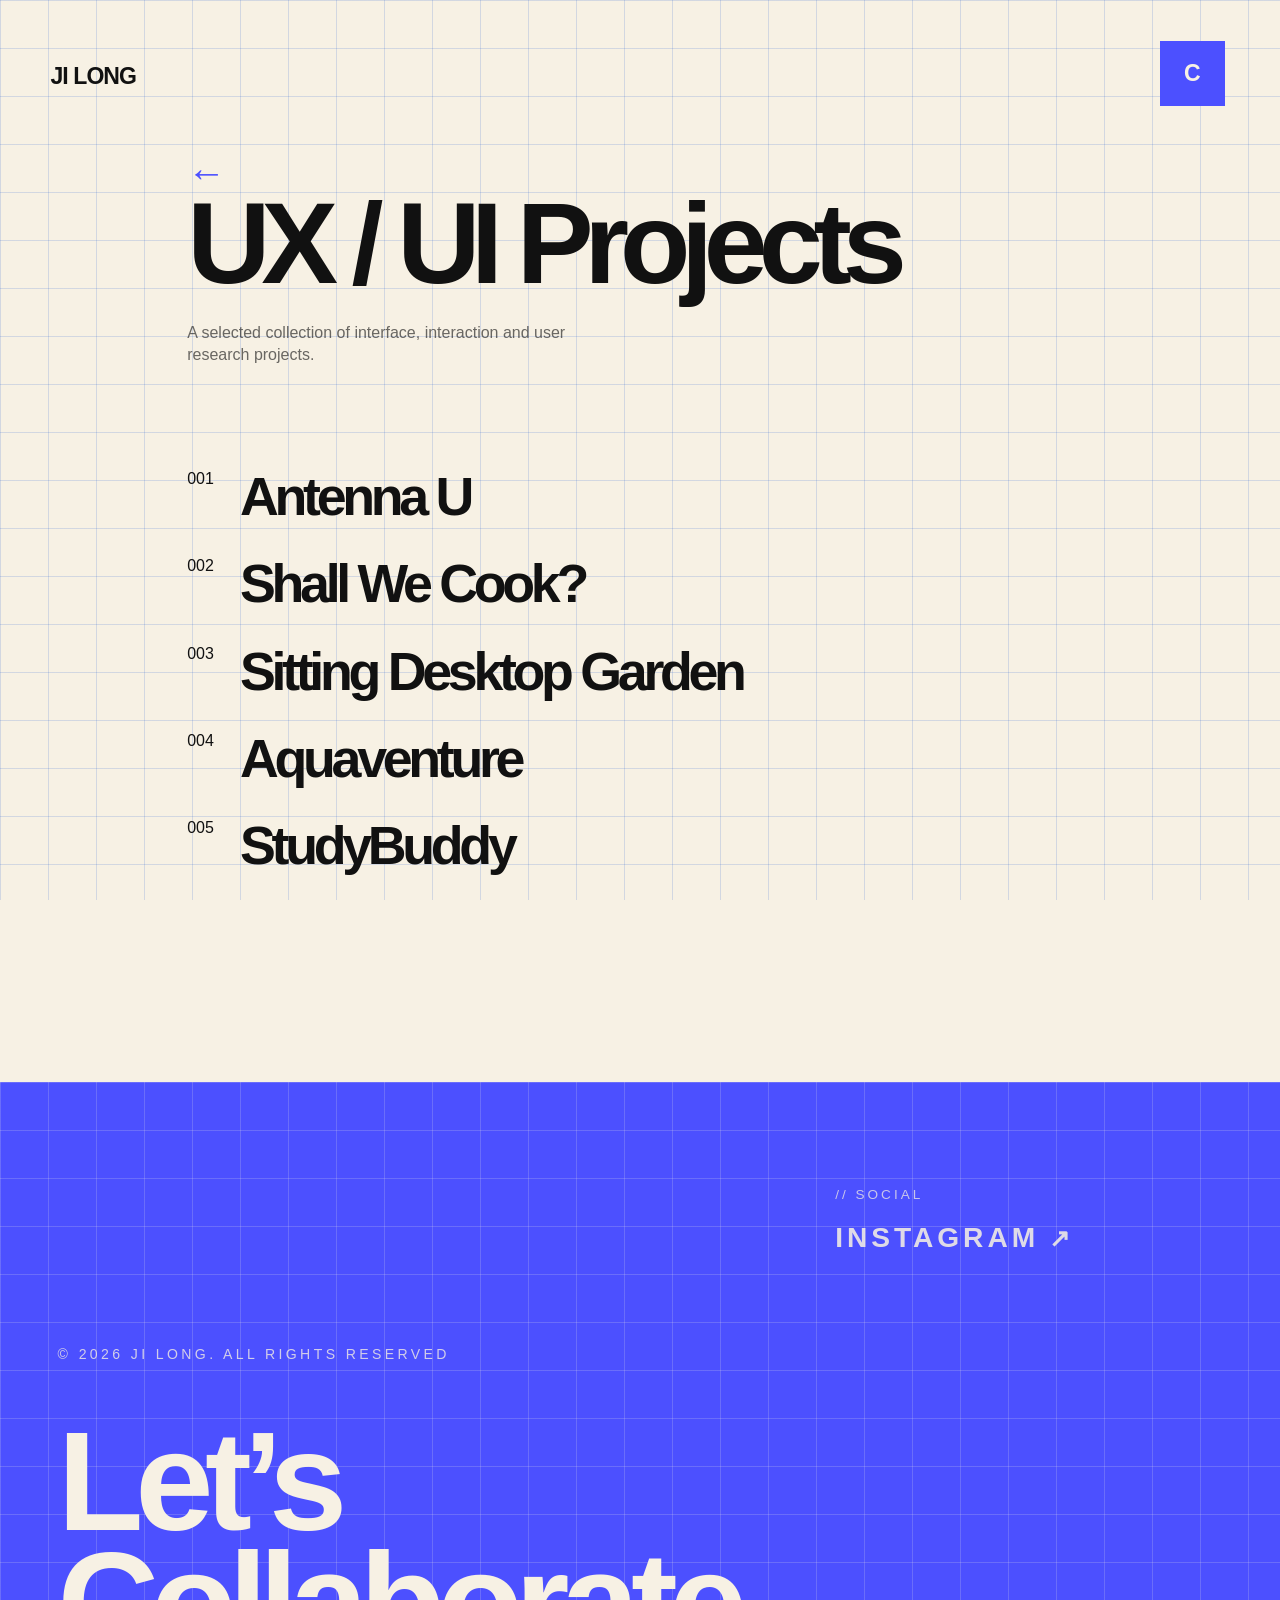
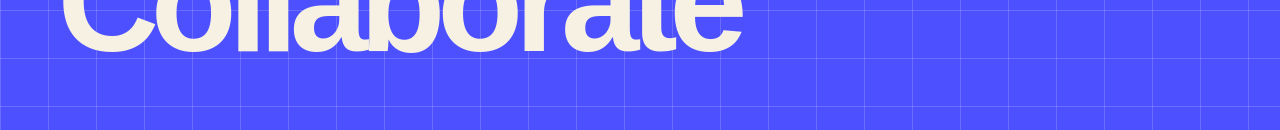
<file: ux-ui.html>
<!doctype html>
<html lang="en">
  <head>
    <meta charset="UTF-8" />
    <meta name="viewport" content="width=device-width, initial-scale=1.0" />
    <title>UX/UI Projects | Ji Long Portfolio</title>
    <link rel="stylesheet" href="./css/main.css" />
    <link rel="icon" type="image/png" href="./assets/images/Favicon.png" />
  </head>
  <body class="project-index-page is-entering-page">
    <header class="site-header">
      <a href="index.html" class="site-logo" aria-label="Go to homepage">
        JI LONG
      </a>

      <a
        class="contact-button"
        href="mailto:lony98.a@gmail.com"
        aria-label="Contact Ji Long"
      >
        <span>C</span>
      </a>
    </header>

    <main class="work-page page-content">
      <section class="work-hero">
        <a
          class="back-button"
          href="./index.html"
          aria-label="Back to UX/UI projects"
        >
          ←
        </a>
        <h1>UX / UI Projects</h1>
        <p class="work-intro">
          A selected collection of interface, interaction and user research
          projects.
        </p>
      </section>

      <section class="project-list" aria-label="UX/UI project list">
        <a href="antenna-u.html" class="project-row">
          <span>001</span>
          <strong>Antenna U</strong>
          <img
            class="project-preview"
            src="./assets/images/AntennaU/AntennaU.jpg"
            alt="Antenna U preview"
          />
        </a>
        <a href="shallwecook.html" class="project-row">
          <span>002</span>
          <strong>Shall We Cook?</strong>
          <img
            class="project-preview"
            src="./assets/images/shallwecook/Shall we Cook.png"
            alt="Shall We Cook preview"
          />
        </a>
        <a href="sittinggarden.html" class="project-row">
          <span>003</span>
          <strong>Sitting Desktop Garden</strong>
          <img
            class="project-preview"
            src="./assets/images/sittingdeaktopgarden/Sitting Desktop Garden.png"
            alt="Sitting Desktop Garden preview"
          />
        </a>
        <a href="aquaventure.html" class="project-row">
          <span>004</span>
          <strong>Aquaventure</strong>
          <img
            class="project-preview"
            src="./assets/images/aquaventure/Aquaventure.png"
            alt="Aquaventure preview"
          />
        </a>
        <a href="studybuddy.html" class="project-row">
          <span>005</span>
          <strong>StudyBuddy</strong>
          <img
            class="project-preview"
            src="./assets/images/studybuddy/StudyBuddy.png"
            alt="StudyBuddy preview"
          />
        </a>
      </section>
    </main>
    <footer class="site-footer">
      <div class="footer-inner">
        <div class="footer-left">
          <p class="footer-copy">© 2026 JI LONG. ALL RIGHTS RESERVED</p>

          <h2 class="footer-title">Let’s Collaborate</h2>
        </div>

        <div class="footer-right">
          <p class="footer-label">// SOCIAL</p>

          <div class="footer-socials">
            <!-- <a
              href="https://www.behance.net/"
              target="_blank"
              rel="noopener noreferrer"
            >
              BEHANCE <span>↗</span>
            </a> -->

            <a
              href="https://www.instagram.com/anywherebut_myhome/"
              target="_blank"
              rel="noopener noreferrer"
            >
              INSTAGRAM <span>↗</span>
            </a>
          </div>
        </div>
      </div>
    </footer>
    <script src="./js/main.js"></script>
  </body>
</html>
</file>
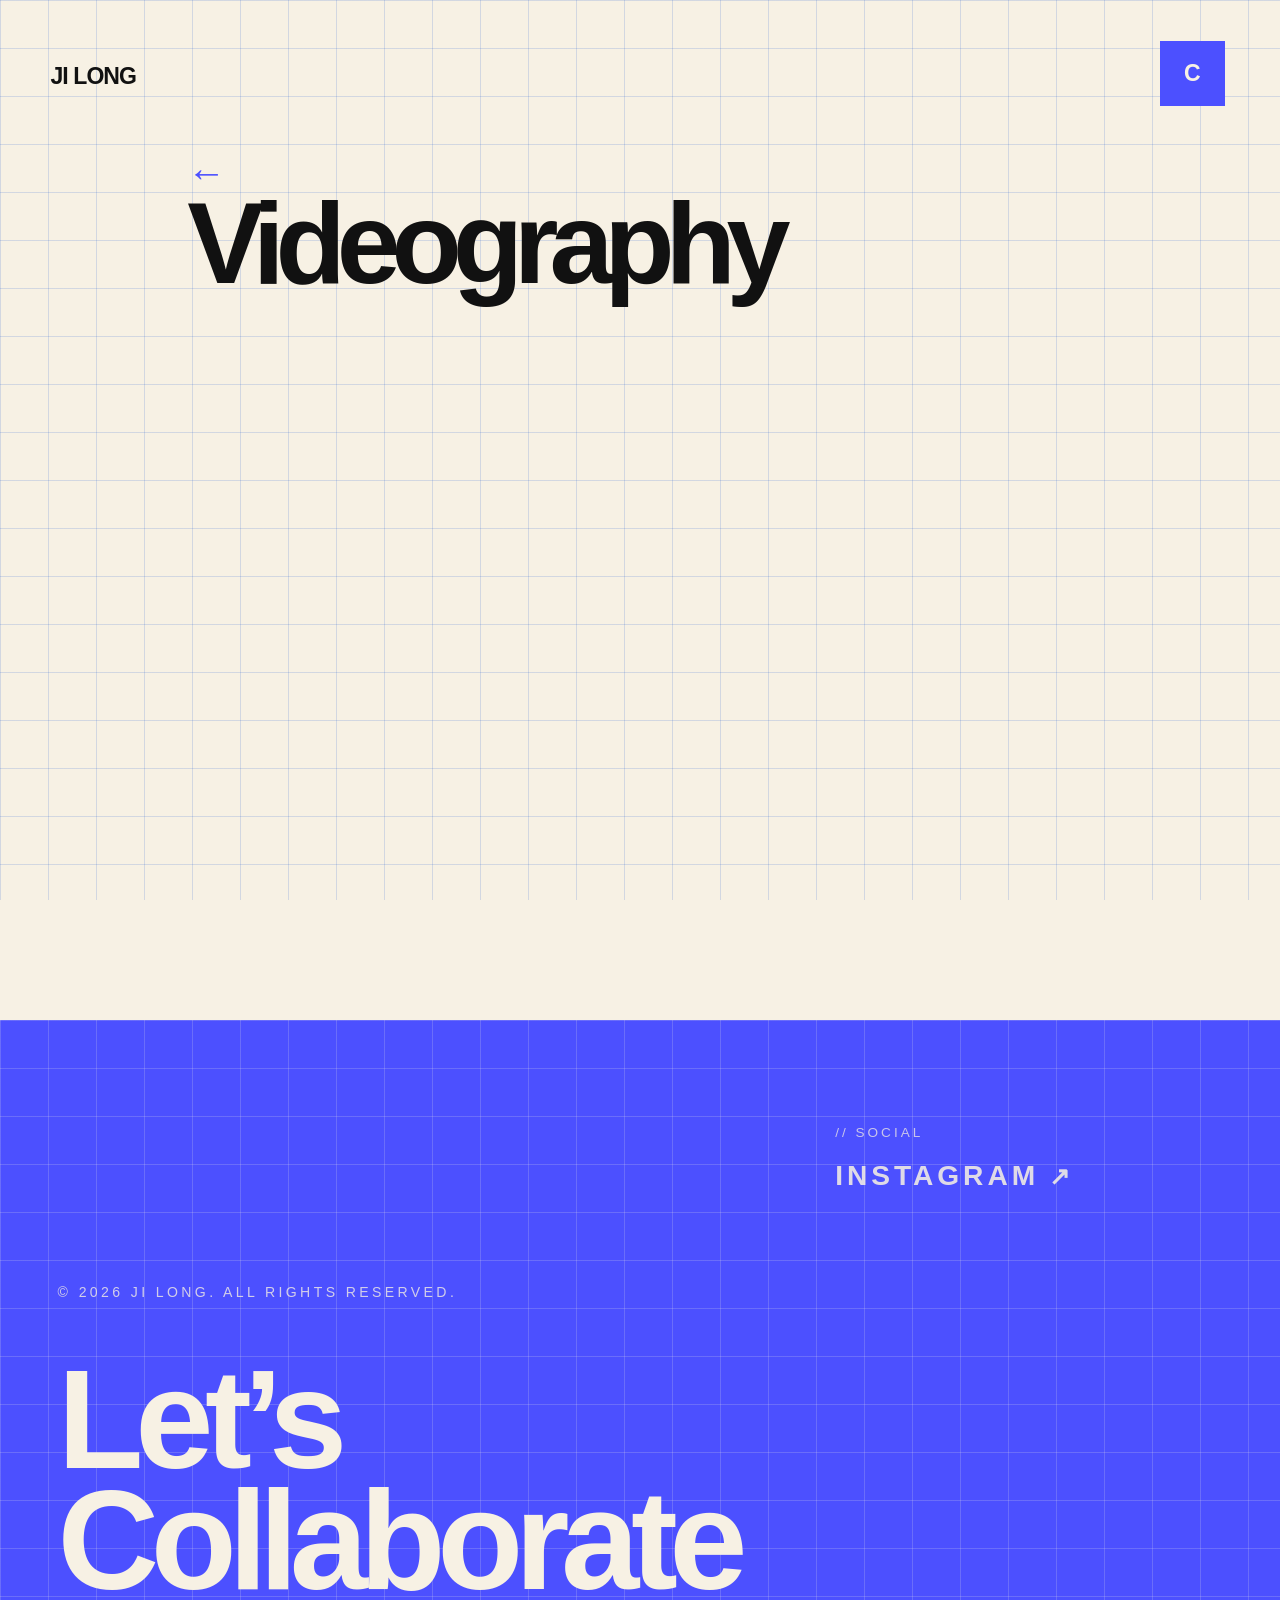
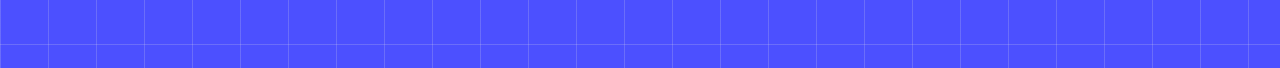
<file: video.html>
<!doctype html>
<html lang="en">
  <head>
    <meta charset="UTF-8" />
    <meta name="viewport" content="width=device-width, initial-scale=1.0" />
    <title>Photography | Ji Long Portfolio</title>
    <link rel="stylesheet" href="./css/main.css" />
    <link rel="icon" type="image/png" href="./assets/images/Favicon.png" />
  </head>
  <body class="project-index-page">
    <header class="site-header">
      <a href="index.html" class="site-logo" aria-label="Go to homepage">
        JI LONG
      </a>

      <a
        class="contact-button"
        href="mailto:lony98.a@gmail.com"
        aria-label="Contact Ji Long"
      >
        <span>C</span>
      </a>
    </header>

    <main class="work-page page-content">
      <section class="work-hero">
        <a class="back-button" href="./index.html" aria-label="Back to home">
          ←
        </a>
        <h1>Videography</h1>
      </section>
      <!-- <section class="photo-grid" aria-label="Photography archive">
        <a
          class="photo-card"
          href="photography-detail.html?id=thegreen"
          data-index="0"
        >
          <img
            class="photo-image"
            src="./assets/images/photography/thegreen/Japan.webp"
            alt="Photography 001"
          />
          <div class="photo-cover photo-cover--label">
            <span>The Green in Japan</span>
          </div>
        </a>

        <a
          class="photo-card"
          href="photography-detail.html?id=graduation"
          data-index="0"
        >
          <img
            class="photo-image"
            src="./assets/images/photography/graduation/Portrait.webp"
            alt="Photography 002"
          />
          <div class="photo-cover photo-cover--label">
            <span>Graduation</span>
          </div>
        </a>

        <a
          class="photo-card"
          href="photography-detail.html?id=starry"
          data-index="0"
        >
          <img
            class="photo-image"
            src="./assets/images/photography/starry/Starry NIght.webp"
            alt="Photography 003"
          />
          <div class="photo-cover photo-cover--label">
            <span>Starry Night</span>
          </div>
        </a>

        <a
          class="photo-card"
          href="photography-detail.html?id=jumping"
          data-index="0"
        >
          <img
            class="photo-image"
            src="./assets/images/photography/jumping/friends.webp"
            alt="Photography 004"
          />
          <div class="photo-cover photo-cover--label">
            <span>JUMPING!</span>
          </div>
        </a>

        <a
          class="photo-card"
          href="photography-detail.html?id=wander"
          data-index="0"
        >
          <img
            class="photo-image"
            src="./assets/images/photography/wander/w1.webp"
            alt="Photography 005"
          />
          <div class="photo-cover photo-cover--label">
            <span>Wander in Brisbane</span>
          </div>
        </a>

        <a
          class="photo-card"
          href="photography-detail.html?id=night"
          data-index="0"
        >
          <img
            class="photo-image"
            src="./assets/images/photography/night/n.webp"
            alt="Photography 006"
          />
          <div class="photo-cover photo-cover--label">
            <span>FlashNight</span>
          </div>
        </a>

        <a
          class="photo-card"
          href="photography-detail.html?id=falling"
          data-index="0"
        >
          <img
            class="photo-image"
            src="./assets/images/photography/falling/f1.webp"
            alt="Photography 007"
          />
          <div class="photo-cover photo-cover--label">
            <span>Falling Jakarta</span>
          </div>
        </a>
      </section> -->
    </main>
    <footer class="site-footer">
      <div class="footer-inner">
        <div class="footer-left">
          <p class="footer-copy">© 2026 JI LONG. ALL RIGHTS RESERVED.</p>

          <h2 class="footer-title">Let’s Collaborate</h2>
        </div>

        <div class="footer-right">
          <p class="footer-label">// SOCIAL</p>

          <div class="footer-socials">
            <!-- <a
              href="https://www.behance.net/"
              target="_blank"
              rel="noopener noreferrer"
            >
              BEHANCE <span>↗</span>
            </a> -->

            <a
              href="https://www.instagram.com/anywherebut_myhome/"
              target="_blank"
              rel="noopener noreferrer"
            >
              INSTAGRAM <span>↗</span>
            </a>
          </div>
        </div>
      </div>
    </footer>

    <script src="./js/main.js"></script>
  </body>
</html>
</file>
<file: css/main.css>
@charset "UTF-8";
/* ================================
   Main SCSS Entry
   这个文件只负责汇总，不建议直接在这里写大量样式。
   编译后输出到：css/main.css
================================ */
/* ================================
   Design Tokens
   全站统一设计变量：颜色、字体、网格、字号、动画时间
================================ */
:root {
  /* Colors */
  --color-bg: #f7f1e4;
  --color-text: #111111;
  --color-muted: rgba(17, 17, 17, 0.62);
  --color-grid: rgba(45, 100, 210, 0.18);
  --color-blue: #4c50ff;
  /* Font family */
  --font-main: "General Sans", "Inter", "Helvetica Neue", Arial, sans-serif;
  /* Layout */
  --grid-size: 48px;
  --contact-size: calc(var(--grid-size) * 1.35);
  /* Font sizes */
  --font-size-hero: clamp(4rem, 9vw, 9rem);
  --entry-title: clamp(2.8rem, 4.2vw, 4.8rem);
  --small-text: clamp(0.9rem, 1.25vw, 1.15rem);
  --font-size-meta: clamp(0.72rem, 0.75vw, 0.8rem);
  /* Transitions */
  --transition-fast: 180ms ease;
  --transition-slow: 600ms cubic-bezier(0.16, 1, 0.3, 1);
}

/* ================================
   SCSS aliases
   保留 $ 变量，方便旧页面继续使用
================================ */
@media (max-width: 900px) {
  :root {
    --grid-size: 36px;
    --contact-size: calc(var(--grid-size) * 1.35);
  }
}
@media (max-width: 560px) {
  :root {
    --grid-size: 32px;
  }
}
/* ================================
   Reset
   基础重置：避免不同浏览器默认样式影响布局
================================ */
*,
*::before,
*::after {
  box-sizing: border-box;
}

html {
  min-height: 100%;
  scroll-behavior: smooth;
}

/* ================================
   Base
   全站基础样式：body、链接、选中文字、减少动画偏好
================================ */
body {
  margin: 0;
  min-height: 100vh;
  color: var(--color-text);
  font-family: var(--font-main);
  background-color: var(--color-bg);
  background-image: linear-gradient(var(--color-grid) 1px, transparent 1px), linear-gradient(90deg, var(--color-grid) 1px, transparent 1px);
  background-size: var(--grid-size) var(--grid-size);
  overflow-x: hidden;
}

a {
  color: inherit;
  text-decoration: none;
}

::-moz-selection {
  background: var(--color-blue);
  color: var(--color-bg);
}

::selection {
  background: var(--color-blue);
  color: var(--color-bg);
}

@media (prefers-reduced-motion: reduce) {
  html {
    scroll-behavior: auto;
  }
}
/* ================================
   Header
   全站共用顶部区域：logo 与右上角 contact button 容器
================================ */
.site-header {
  position: fixed;
  inset: 0 0 auto 0;
  z-index: 30;
  width: 100%;
  height: calc(var(--grid-size) * 2.5);
  pointer-events: none;
}

.site-logo {
  position: absolute;
  top: calc(var(--grid-size) * 1.35);
  left: calc(var(--grid-size) * 1.05);
  display: inline-flex;
  align-items: center;
  justify-content: center;
  color: var(--color-text);
  font-size: calc(var(--grid-size) * 0.48);
  font-weight: 700;
  letter-spacing: -0.04em;
  line-height: 1;
  text-transform: uppercase;
  pointer-events: auto;
}

@media (max-width: 900px) {
  .site-header {
    height: calc(var(--grid-size) * 3.2);
  }
  .site-logo {
    top: calc(var(--grid-size) * 1.2);
    left: var(--grid-size);
    font-size: calc(var(--grid-size) * 0.38);
  }
}
@media (max-width: 560px) {
  .site-logo {
    left: var(--grid-size);
  }
}
/* ================================
   Contact Button
   全站共用组件：右上角 contact 按钮与 hover 动画
================================ */
.contact-button {
  position: absolute;
  top: calc(var(--grid-size) * 0.85);
  right: calc(var(--grid-size) * 1.15);
  width: var(--contact-size);
  height: var(--contact-size);
  display: flex;
  align-items: center;
  justify-content: center;
  overflow: hidden;
  border: 1px solid var(--color-blue);
  color: var(--color-bg);
  font-size: calc(var(--grid-size) * 0.48);
  font-weight: 700;
  line-height: 1;
  text-transform: uppercase;
  transition: color var(--transition-slow);
  pointer-events: auto;
}

.contact-button::before {
  content: "";
  position: absolute;
  inset: 0;
  z-index: -1;
  background: var(--color-blue);
  transform: translateY(0);
  transition: transform var(--transition-slow);
}

.contact-button span {
  position: relative;
  z-index: 1;
}

.contact-button:hover {
  color: var(--color-blue);
}

.contact-button:hover::before {
  transform: translateY(-100%);
}

@media (max-width: 900px) {
  .contact-button {
    top: var(--grid-size);
    right: var(--grid-size);
  }
}
@media (max-width: 560px) {
  .contact-button {
    right: var(--grid-size);
  }
}
/* ================================
   Page Transition
   全站共用页面转场：鼠标位置方块扩展 / 新页面缩回
================================ */
.transition-block {
  position: fixed;
  z-index: 9999;
  left: var(--transition-x, 50vw);
  top: var(--transition-y, 50vh);
  width: var(--grid-size);
  height: var(--grid-size);
  background: var(--color-blue);
  pointer-events: none;
  transform: translate(-50%, -50%);
  transform-origin: center;
  will-change: left, top, width, height, opacity;
}

/* Leave: mouse position small block → fullscreen blue mask */
.transition-block.is-expanding {
  animation: block-expand 420ms cubic-bezier(0.76, 0, 0.24, 1) forwards;
}

/* Enter: keep the new page covered by a fullscreen blue mask first */
.transition-block.is-fullscreen {
  left: 50vw;
  top: 50vh;
  width: 120vw;
  height: 120vh;
  opacity: 1;
}

/* Enter: fullscreen blue mask → shrink back to the saved mouse position */
.transition-block.is-fullscreen.is-shrinking {
  animation: block-shrink 520ms cubic-bezier(0.76, 0, 0.24, 1) forwards;
}

@keyframes block-expand {
  from {
    left: var(--transition-x, 50vw);
    top: var(--transition-y, 50vh);
    width: var(--grid-size);
    height: var(--grid-size);
    opacity: 1;
  }
  to {
    left: 50vw;
    top: 50vh;
    width: 120vw;
    height: 120vh;
    opacity: 1;
  }
}
@keyframes block-shrink {
  from {
    left: 50vw;
    top: 50vh;
    width: 120vw;
    height: 120vh;
    opacity: 1;
  }
  to {
    left: var(--transition-x, 50vw);
    top: var(--transition-y, 50vh);
    width: var(--grid-size);
    height: var(--grid-size);
    opacity: 0;
  }
}
.is-entering-page .page-content {
  opacity: 0;
  transform: translateY(calc(var(--grid-size) * 0.45));
}

.page-content.is-visible {
  opacity: 1;
  transform: translateY(0);
  transition: opacity 520ms ease, transform 700ms cubic-bezier(0.16, 1, 0.3, 1);
}

.site-footer {
  position: relative;
  z-index: 1;
  min-height: 72vh;
  margin-top: calc(var(--grid-size) * 2.5);
  padding: calc(var(--grid-size) * 1.4) calc(var(--grid-size) * 1.2);
  color: var(--color-bg);
  background-color: var(--color-blue);
  overflow: hidden;
}

.site-footer::before {
  content: "";
  position: absolute;
  inset: 0;
  background-image: linear-gradient(rgba(247, 241, 228, 0.18) 1px, transparent 1px), linear-gradient(90deg, rgba(247, 241, 228, 0.18) 1px, transparent 1px);
  background-size: var(--grid-size) var(--grid-size);
  pointer-events: none;
  z-index: 0;
}

.footer-inner {
  position: relative;
  z-index: 1;
  min-height: calc(72vh - var(--grid-size) * 2.8);
  display: grid;
  grid-template-columns: 1.2fr 0.8fr;
  grid-template-rows: 1fr auto;
  -moz-column-gap: calc(var(--grid-size) * 2);
       column-gap: calc(var(--grid-size) * 2);
}

.footer-left {
  grid-column: 1;
  grid-row: 1/span 2;
  display: flex;
  flex-direction: column;
  justify-content: flex-end;
  gap: calc(var(--grid-size) * 1.2);
}

.footer-right {
  grid-column: 2;
  grid-row: 1;
  align-self: start;
  justify-self: end;
  width: min(420px, 100%);
  padding-top: calc(var(--grid-size) * 0.8);
}

.footer-label {
  margin: 0 0 calc(var(--grid-size) * 0.45);
  font-size: clamp(0.85rem, 1vw, 1rem);
  line-height: 1;
  letter-spacing: 0.22em;
  text-transform: uppercase;
  opacity: 0.72;
}

.footer-socials {
  display: flex;
  flex-direction: column;
  gap: calc(var(--grid-size) * 0.15);
}

.footer-socials a {
  display: inline-flex;
  align-items: center;
  gap: 0.35em;
  width: -moz-fit-content;
  width: fit-content;
  font-size: clamp(1.5rem, 2.2vw, 2.6rem);
  line-height: 1.1;
  font-weight: 800;
  letter-spacing: 0.14em;
  text-transform: uppercase;
  color: var(--color-bg);
  opacity: 0.86;
  transition: transform 180ms ease, opacity 180ms ease;
}

.footer-socials a:hover {
  transform: translateX(8px);
  opacity: 1;
}

.footer-socials span {
  font-size: 0.9em;
  line-height: 1;
}

.footer-copy {
  margin: 0;
  font-size: clamp(0.85rem, 1.1vw, 1.05rem);
  line-height: 1.2;
  letter-spacing: 0.24em;
  text-transform: uppercase;
  opacity: 0.78;
}

.footer-title {
  margin: 0;
  max-width: 11ch;
  font-size: clamp(4rem, 11vw, 13rem);
  line-height: 0.86;
  font-weight: 800;
  letter-spacing: -0.06em;
  color: var(--color-bg);
}

/* Tablet */
@media (max-width: 900px) {
  .site-footer {
    min-height: auto;
    margin-top: calc(var(--grid-size) * 2);
    padding: calc(var(--grid-size) * 1.2) var(--grid-size);
  }
  .footer-inner {
    min-height: 62vh;
    grid-template-columns: 1fr;
    grid-template-rows: auto 1fr;
    row-gap: calc(var(--grid-size) * 2);
  }
  .footer-right {
    grid-column: 1;
    grid-row: 1;
    justify-self: stretch;
    width: 100%;
    max-width: none;
    padding-top: 0;
  }
  .footer-left {
    grid-column: 1;
    grid-row: 2;
    min-width: 0;
    gap: var(--grid-size);
  }
  .footer-socials {
    flex-flow: row wrap;
    -moz-column-gap: calc(var(--grid-size) * 0.8);
         column-gap: calc(var(--grid-size) * 0.8);
    row-gap: calc(var(--grid-size) * 0.3);
  }
  .footer-socials a {
    font-size: clamp(1.35rem, 3.5vw, 2rem);
  }
  .footer-title {
    max-width: 9ch;
    font-size: clamp(4rem, 14vw, 8rem);
  }
}
/* Mobile */
@media (max-width: 600px) {
  .site-footer {
    margin-top: calc(var(--grid-size) * 1.5);
    padding: calc(var(--grid-size) * 1.1) calc(var(--grid-size) * 0.65) calc(var(--grid-size) * 0.75);
  }
  .footer-inner {
    min-height: 70svh;
    row-gap: calc(var(--grid-size) * 1.5);
  }
  .footer-left {
    gap: calc(var(--grid-size) * 0.65);
  }
  .footer-label {
    margin-bottom: calc(var(--grid-size) * 0.35);
    font-size: 0.72rem;
    letter-spacing: 0.18em;
  }
  .footer-socials {
    flex-direction: column;
    align-items: flex-start;
    gap: calc(var(--grid-size) * 0.18);
  }
  .footer-socials a {
    max-width: 100%;
    font-size: clamp(1.2rem, 6vw, 1.55rem);
    letter-spacing: 0.1em;
    overflow-wrap: anywhere;
  }
  .footer-copy {
    font-size: 0.72rem;
    line-height: 1.45;
    letter-spacing: 0.16em;
  }
  .footer-title {
    max-width: 100%;
    font-size: clamp(3.2rem, 17vw, 5.5rem);
    line-height: 0.9;
    letter-spacing: -0.05em;
    overflow-wrap: anywhere;
  }
}
/* Prevent hover movement on touch devices */
@media (hover: none) {
  .footer-socials a:hover {
    transform: none;
  }
}
.reveal {
  opacity: 0;
  transform: translateY(32px);
  transition: opacity 0.8s ease, transform 0.8s ease;
  will-change: opacity, transform;
}

.reveal.is-visible {
  opacity: 1;
  transform: translateY(0);
}

.back-to-top {
  display: block;
  width: calc(22% - 4rem);
  max-width: none;
  margin: 3rem auto 0;
  padding: 1rem 1.5rem;
  border: none;
  border-radius: 0;
  background: var(--color-blue);
  color: var(--color-background);
  font-family: inherit;
  font-size: var(--small-text);
  color: white;
  font-weight: 700;
  line-height: 1;
  text-align: center;
  cursor: pointer;
  transition: transform 0.3s ease, background 0.3s ease, color 0.3s ease;
}

.back-to-top:hover {
  transform: translateY(-0.25rem);
  background: var(--color-background);
  color: var(--color-blue);
  outline: 1px solid var(--color-blue);
}

/* 手机版暂时不用 */
@media (max-width: 768px) {
  .back-to-top {
    display: none;
  }
}
/* ================================
   Home Page
   index.html 专属：首页作品入口的自由排版
================================ */
.home-page {
  min-height: 100vh;
  padding: 0;
}

.home-field {
  position: relative;
  min-height: 100vh;
}

.home-entry {
  position: absolute;
  display: inline-flex;
  flex-direction: column;
  gap: calc(var(--grid-size) * 0.12);
  padding: 0;
  border: 0;
  border-radius: 0;
  opacity: 0;
  transform: translateY(calc(var(--grid-size) * 0.55));
  animation: entry-rise 520ms cubic-bezier(0.16, 1, 0.3, 1) forwards;
  transition: transform var(--transition-slow);
}

.home-entry:hover {
  transform: translateY(calc(var(--grid-size) * -0.12));
}

.home-entry:hover .entry-index,
.home-entry:hover .entry-title {
  color: var(--color-blue);
}

.home-entry--ux {
  left: calc(var(--grid-size) * 3.9);
  top: calc(var(--grid-size) * 3.55);
  animation-delay: 80ms;
}

.home-entry--photo {
  left: calc(var(--grid-size) * 5.95);
  top: calc(var(--grid-size) * 7.55);
  animation-delay: 160ms;
}

.home-entry--graphic {
  left: calc(var(--grid-size) * 13.95);
  top: calc(var(--grid-size) * 5.55);
  animation-delay: 240ms;
}

.home-entry--video {
  left: calc(var(--grid-size) * 15.95);
  top: calc(var(--grid-size) * 9.55);
  animation-delay: 320ms;
}

.entry-index {
  font-size: var(--small-text);
  font-weight: 400;
  letter-spacing: -0.02em;
  line-height: 1;
  color: var(--color-text);
  transition: color var(--transition-fast);
}

.entry-title {
  font-size: var(--entry-title);
  font-weight: 700;
  line-height: 0.95;
  letter-spacing: -0.07em;
  transition: color var(--transition-fast);
}

.entry-desc {
  display: none;
}

.home-note {
  display: none;
}

@keyframes entry-rise {
  0% {
    opacity: 0;
    transform: translateY(calc(var(--grid-size) * 0.55));
  }
  100% {
    opacity: 1;
    transform: translateY(0);
  }
}
@media (prefers-reduced-motion: reduce) {
  .home-entry {
    opacity: 1;
    transform: none;
    animation: none;
  }
}
@media (max-width: 900px) {
  .home-page {
    padding: calc(var(--grid-size) * 4) var(--grid-size) var(--grid-size);
  }
  .home-field {
    min-height: auto;
    display: flex;
    flex-direction: column;
    gap: calc(var(--grid-size) * 0.75);
  }
  .home-entry,
  .home-entry--ux,
  .home-entry--photo,
  .home-entry--graphic,
  .home-entry--video {
    position: relative;
    left: auto;
    top: auto;
    width: 100%;
    padding: calc(var(--grid-size) * 0.45) 0;
  }
}
/* ================================
   Main SCSS Entry
   这个文件只负责汇总，不建议直接在这里写大量样式。
   编译后输出到：css/main.css
================================ */
/* ================================
   Category / Project Index Page
   分类页共用：例如 ux-ui.html，未来也可用于 photography / graphic-design
================================ */
.project-index-page {
  background-color: var(--color-bg);
  background-image: none;
}

.project-index-page::before {
  content: "";
  position: fixed;
  inset: 0;
  background-image: linear-gradient(var(--color-grid) 1px, transparent 1px), linear-gradient(90deg, var(--color-grid) 1px, transparent 1px);
  background-size: var(--grid-size) var(--grid-size);
  pointer-events: none;
  z-index: 0;
}

.work-page {
  position: relative;
  z-index: 1;
  min-height: 100vh;
  padding: calc(var(--grid-size) * 3.2) calc(var(--grid-size) * 3.9) calc(var(--grid-size) * 1.5);
}

.back-button {
  border: 0;
  padding: 0;
  margin: 0;
  background: transparent;
  color: var(--color-blue);
  font-family: var(--font-main);
  font-size: clamp(2rem, 3vw, 3.2rem);
  line-height: 1;
  cursor: pointer;
  transition: transform 180ms ease, color 180ms ease;
}

.back-button:hover {
  transform: translateX(-6px);
  color: var(--color-text);
}

.back-button:focus-visible {
  outline: 2px solid var(--color-blue);
  outline-offset: 6px;
}

.work-hero h1 {
  margin: 0;
  color: var(--color-text);
  font-size: var(--font-size-hero);
  font-weight: 700;
  line-height: 0.9;
  letter-spacing: -0.08em;
}

.work-intro {
  max-width: calc(var(--grid-size) * 8);
  margin: calc(var(--grid-size) * 0.55) 0 0;
  color: var(--color-muted);
  font-size: var(--small-text);
  line-height: 1.4;
}

.project-list {
  position: relative;
  width: min(760px, 100%);
  margin-top: calc(var(--grid-size) * 1.8);
}

.project-row {
  display: grid;
  position: relative;
  grid-template-columns: calc(var(--grid-size) * 1.1) 1fr;
  padding: calc(var(--grid-size) * 0.35) 0;
  transition: color var(--transition-fast), transform var(--transition-slow);
}

.project-preview {
  position: fixed;
  /* 位置：更靠上、更靠右 */
  top: -15vh;
  right: -18vw;
  /* 尺寸：限制在一个稳定的方框里 */
  width: clamp(300px, 28vw, 460px);
  height: auto;
  -o-object-fit: cover;
     object-fit: cover;
  -o-object-position: center;
     object-position: center;
  pointer-events: none;
  z-index: 20;
  /* 方框视觉 */
  display: block;
  background: var(--color-bg);
  opacity: 0;
  clip-path: inset(0 100% 0 0);
  transition: clip-path 560ms cubic-bezier(0.16, 1, 0.3, 1), opacity 0ms linear 560ms;
}

.project-row:hover .project-preview {
  opacity: 1;
  clip-path: inset(0 0 0 0);
  transition: clip-path 560ms cubic-bezier(0.16, 1, 0.3, 1), opacity 0ms linear 0ms;
}

.project-row span {
  font-size: var(--small-text);
  font-weight: 400;
}

.project-row strong {
  font-size: var(--entry-title);
  line-height: 1;
  letter-spacing: -0.08em;
}

.project-row:hover {
  color: var(--color-blue);
  transform: translateX(calc(var(--grid-size) * 0.18));
}

@media (max-width: 900px) {
  .work-page {
    padding: calc(var(--grid-size) * 4) var(--grid-size) var(--grid-size);
  }
  .work-hero h1 {
    font-size: clamp(3rem, 18vw, 6rem);
  }
  .project-list {
    margin-top: calc(var(--grid-size) * 1.2);
  }
  .project-preview {
    display: none;
  }
}
.graphic-design-page {
  background-color: var(--color-bg);
  background-image: none;
}

.graphic-design-page::before {
  content: "";
  position: fixed;
  inset: 0;
  background-image: linear-gradient(var(--color-grid) 1px, transparent 1px), linear-gradient(90deg, var(--color-grid) 1px, transparent 1px);
  background-size: var(--grid-size) var(--grid-size);
  pointer-events: none;
  z-index: 0;
}

.graphic-page {
  position: relative;
  z-index: 1;
  min-height: 100vh;
  padding: calc(var(--grid-size) * 3.2) calc(var(--grid-size) * 1.9) calc(var(--grid-size) * 1.5);
}

.graphic-hero {
  display: grid;
  grid-template-columns: calc(var(--grid-size) * 2.2) minmax(0, 1fr);
  -moz-column-gap: calc(var(--grid-size) * 0.7);
       column-gap: calc(var(--grid-size) * 0.7);
  align-items: start;
  margin-bottom: calc(var(--grid-size) * 1.2);
}

.graphic-hero .back-button {
  grid-column: 1;
  grid-row: 1;
  width: -moz-fit-content;
  width: fit-content;
  color: var(--color-blue);
}

.graphic-hero h1 {
  grid-column: 2;
  grid-row: 1;
  margin: 0;
  font-size: var(--font-size-hero);
  line-height: 0.9;
  letter-spacing: -0.08em;
  color: var(--color-blue);
}

.graphic-intro {
  grid-column: 2;
  grid-row: 2;
  max-width: 520px;
  margin: calc(var(--grid-size) * 0.55) 0 0;
  font-size: var(--small-text);
  line-height: 1.45;
  color: var(--color-muted);
}

/* ================================
   Graphic Design Scrapbook Stack
================================ */
.poster-grid {
  position: relative;
  isolation: isolate;
  width: min(100%, var(--grid-size) * 22);
  height: clamp(760px, 82vw, 1080px);
  margin: calc(var(--grid-size) * 2.4) auto calc(var(--grid-size) * 2.8);
}

.poster-card {
  position: absolute;
  left: var(--x, 0);
  top: var(--y, 0);
  z-index: var(--z, 1);
  width: clamp(190px, 21vw, 320px);
  aspect-ratio: 3/4;
  overflow: visible;
  cursor: pointer;
  transform: rotate(var(--r, 0deg));
  transform-origin: center center;
  transition: transform 520ms cubic-bezier(0.16, 1, 0.3, 1), filter 520ms cubic-bezier(0.16, 1, 0.3, 1);
}

.poster-card::before {
  content: "";
  position: absolute;
  inset: -7px;
  z-index: -1;
  transform: rotate(0deg);
  pointer-events: none;
}

.poster-card:hover,
.poster-card.is-active {
  z-index: 999;
  transform: translateY(-18px) rotate(var(--r, 0deg)) scale(1.045);
}

.poster-card:hover .poster-image,
.poster-card.is-active .poster-image {
  filter: saturate(1.04) contrast(1.02);
}

.poster-image {
  display: block;
  width: 100%;
  height: 100%;
  transition: box-shadow 520ms cubic-bezier(0.16, 1, 0.3, 1), filter 520ms cubic-bezier(0.16, 1, 0.3, 1);
}

@media (max-width: 1024px) {
  .graphic-page {
    padding-inline: calc(var(--grid-size) * 1.1);
  }
  .poster-grid {
    height: clamp(700px, 96vw, 900px);
  }
  .poster-card {
    width: clamp(170px, 26vw, 280px);
  }
}
@media (max-width: 768px) {
  .graphic-page {
    padding: calc(var(--grid-size) * 2.4) calc(var(--grid-size) * 0.6) calc(var(--grid-size) * 1.2);
  }
  .graphic-hero {
    grid-template-columns: 1fr;
    row-gap: calc(var(--grid-size) * 0.45);
  }
  .graphic-hero .back-button,
  .graphic-hero h1,
  .graphic-intro {
    grid-column: 1;
  }
  .graphic-hero h1 {
    font-size: clamp(3.5rem, 18vw, 6.8rem);
  }
  /* Mobile keeps the previous clear vertical layout, but without cover-click logic. */
  .poster-grid {
    display: grid;
    grid-template-columns: 1fr;
    gap: calc(var(--grid-size) * 0.8);
    width: 100%;
    height: auto;
    margin-top: calc(var(--grid-size) * 1.6);
  }
  .poster-card {
    position: relative;
    left: auto;
    top: auto;
    z-index: 1;
    width: 100%;
    aspect-ratio: 3/4.15;
    transform: none;
    cursor: default;
  }
  .poster-card::before {
    display: none;
  }
  .poster-card:hover,
  .poster-card.is-active {
    z-index: 1;
    transform: none;
  }
}
.photo-grid {
  position: relative;
  isolation: isolate;
  display: grid;
  grid-template-columns: repeat(3, minmax(0, 1fr));
  gap: calc(var(--grid-size) * 0.6);
  margin-top: calc(var(--grid-size) * 1.8);
  margin-bottom: calc(var(--grid-size) * 2.5);
}

.photo-card {
  position: relative;
  z-index: 1;
  aspect-ratio: 1/1;
  overflow: hidden;
  background: #b3b3b3;
  cursor: pointer;
}

.photo-image {
  position: absolute;
  inset: 0;
  width: 100%;
  height: 100%;
  display: block;
  -o-object-fit: cover;
     object-fit: cover;
  transform: scale(1.04);
  transition: transform 0.5s ease;
}

.photo-cover {
  position: absolute;
  inset: 0;
  z-index: 2;
  display: flex;
  align-items: center;
  justify-content: center;
  background: #5b3cff;
  transform: translateY(-105%);
  animation: photoCoverIn 0.52s cubic-bezier(0.65, 0, 0.35, 1) forwards;
  transition: transform 0.42s cubic-bezier(0.22, 1, 0.36, 1), opacity 0.28s ease;
}

.photo-cover span {
  color: #ffffff;
  font-size: var(--font-size-meta);
  font-weight: 700;
  letter-spacing: 0.08em;
}

.photo-card:hover .photo-image {
  transform: scale(1);
}

.photo-card:hover .photo-cover {
  opacity: 0;
  transform: translateY(-105%);
}

/* 中心向外的波浪盖上顺序 */
.photo-card:nth-child(5) .photo-cover {
  animation-delay: 0.08s;
}

.photo-card:nth-child(2) .photo-cover {
  animation-delay: 0.14s;
}

.photo-card:nth-child(4) .photo-cover {
  animation-delay: 0.2s;
}

.photo-card:nth-child(6) .photo-cover {
  animation-delay: 0.26s;
}

.photo-card:nth-child(8) .photo-cover {
  animation-delay: 0.32s;
}

.photo-card:nth-child(1) .photo-cover {
  animation-delay: 0.38s;
}

.photo-card:nth-child(3) .photo-cover {
  animation-delay: 0.44s;
}

.photo-card:nth-child(7) .photo-cover {
  animation-delay: 0.5s;
}

.photo-card:nth-child(9) .photo-cover {
  animation-delay: 0.56s;
}

@keyframes photoCoverIn {
  0% {
    transform: translateY(-105%);
  }
  100% {
    transform: translateY(0);
  }
}
@media (max-width: 768px) {
  .photo-grid {
    grid-template-columns: 1fr;
    gap: calc(var(--grid-size) * 0.8);
  }
}
/* ================================
   Main SCSS Entry
   这个文件只负责汇总，不建议直接在这里写大量样式。
   编译后输出到：css/main.css
================================ */
.antenna-page {
  width: 100%;
  min-height: 100vh;
  padding: 32px 0 96px;
  background-color: #f7f3e8;
  background-image: linear-gradient(rgba(0, 0, 0, 0.035) 1px, transparent 1px), linear-gradient(90deg, rgba(0, 0, 0, 0.035) 1px, transparent 1px);
  background-size: 24px 24px;
  color: #111;
}

.antenna-hero,
.antenna-intro,
.antenna-storyboard,
.antenna-ux,
.antenna-results {
  width: min(72vw, 880px);
  margin: 0 auto;
}

.media-placeholder {
  display: flex;
  align-items: center;
  justify-content: center;
}

.antenna-section-label {
  margin-top: 64px;
}
.antenna-section-label h2 {
  margin: 0 0 12px;
  font-size: var(--small-text);
  font-weight: 600;
  letter-spacing: 0.04em;
  text-transform: uppercase;
}
.antenna-section-label p {
  margin: 0;
  font-size: var(--small-text);
  line-height: 1.65;
}

.antenna-hero {
  padding-top: 24px;
}

.antenna-heading {
  margin-bottom: 64px;
}
.antenna-heading h1 {
  margin: 0 0 20px;
  color: #263cff;
  font-size: var(--entry-title);
  line-height: 0.95;
  font-weight: 700;
  letter-spacing: -0.05em;
}

.antenna-meta {
  display: grid;
  grid-template-columns: minmax(0, 1fr) 128px 12vw;
  -moz-column-gap: 72px;
       column-gap: 72px;
  width: 100%;
  margin-top: 32px;
}

.antenna-meta__item {
  display: flex;
  flex-direction: column;
  gap: 8px;
}

.antenna-meta__label {
  display: block;
  font-size: var(--font-size-meta);
  font-weight: 400;
  letter-spacing: 0.02em;
  color: rgba(17, 17, 17, 0.6);
  text-transform: uppercase;
}

.antenna-meta__value {
  display: block;
  font-size: var(--font-size-meta);
  line-height: 1.05;
  font-weight: 400;
  letter-spacing: -0.04em;
  color: #000;
}

.antenna-meta__item--years {
  align-items: flex-start;
}

.antenna-intro {
  margin-top: 64px;
  gap: 72px;
  display: grid;
  grid-template-columns: repeat(2, minmax(0, 1fr));
}

.antenna-text-block h2 {
  margin: 0 0 12px;
  font-size: var(--small-text);
  font-weight: 600;
  letter-spacing: 0.04em;
  text-transform: uppercase;
}
.antenna-text-block p {
  margin: 0;
  font-size: var(--small-text);
  line-height: 1.65;
}

.antenna-storyboard {
  width: min(72vw, 72vh);
  margin: 64px auto 0;
  display: grid;
  grid-template-columns: repeat(2, minmax(0, 1fr));
  gap: 8px;
}

.antenna-storyboard figure {
  margin: 0;
  aspect-ratio: 4/3;
  overflow: hidden;
  background: #b3b3b3;
}

.antenna-storyboard img {
  width: 100%;
  height: 100%;
  display: block;
  -o-object-fit: cover;
     object-fit: cover;
}

.antenna-ux {
  margin-top: 64px;
}

.antenna-ux-grid {
  display: grid;
  grid-template-columns: repeat(2, 1fr);
  gap: 28px;
}
.antenna-ux-grid img {
  width: 100%;
  height: 100%;
  display: block;
  -o-object-fit: cover;
     object-fit: cover;
}

.antenna-ux-grid-2 {
  display: grid;
  margin-top: 64px;
  gap: 28px;
}
.antenna-ux-grid-2 figure {
  margin: 0;
  width: 70%;
  justify-self: center;
  overflow: hidden;
}
.antenna-ux-grid-2 img {
  width: 100%;
  height: auto;
  display: block;
  -o-object-fit: cover;
     object-fit: cover;
}

.antenna-results {
  margin-top: 64px;
}

.antenna-exhibition {
  width: min(92vw, 1120px);
  margin: 48px auto 0;
  display: grid;
  grid-template-columns: minmax(0, 1fr) 150px;
  gap: 18px;
  align-items: stretch;
}

.antenna-exhibition-grid {
  display: grid;
  grid-template-columns: repeat(12, minmax(0, 1fr));
  grid-template-rows: 320px 320px;
  gap: 18px;
}

.antenna-exhibition-grid figure {
  margin: 0;
  overflow: hidden;
  background: #b3b3b3;
}

.antenna-exhibition-grid figure:nth-child(1) {
  grid-column: 1/span 3;
  grid-row: 1;
}

.antenna-exhibition-grid figure:nth-child(2) {
  grid-column: 4/span 6;
  grid-row: 1;
}

.antenna-exhibition-grid figure:nth-child(3) {
  grid-column: 10/span 3;
  grid-row: 1;
}

.antenna-exhibition-grid figure:nth-child(4) {
  grid-column: 1/span 7;
  grid-row: 2;
}

.antenna-exhibition-grid figure:nth-child(5) {
  grid-column: 8/span 5;
  grid-row: 2;
}

.antenna-exhibition-grid img {
  width: 100%;
  height: 100%;
  display: block;
  -o-object-fit: cover;
     object-fit: cover;
}

.antenna-exhibition-title {
  display: flex;
  flex-direction: column;
  justify-content: flex-end;
  align-items: flex-start;
  gap: 12px;
  padding-bottom: 4px;
}

.antenna-exhibition-title span {
  display: block;
  writing-mode: vertical-rl;
  text-orientation: mixed;
  font-size: 4.5rem;
  line-height: 0.78;
  font-weight: 800;
  letter-spacing: -0.08em;
  color: #111;
}

@media (max-width: 900px) {
  .antenna-hero,
  .antenna-intro,
  .antenna-storyboard,
  .antenna-ux,
  .antenna-results {
    width: min(86vw, 720px);
  }
  .antenna-youtube {
    width: min(86vw, 720px);
    margin-top: 56px;
  }
  .antenna-meta {
    grid-template-columns: minmax(0, 1fr) 128px 8vw;
    -moz-column-gap: 48px;
         column-gap: 48px;
  }
  .antenna-intro {
    gap: 40px;
  }
  .antenna-storyboard {
    width: min(72vw, 640px);
  }
  .antenna-ux-grid-2 {
    gap: 24px;
  }
  .antenna-ux-grid-2 figure {
    width: 80%;
  }
  .antenna-exhibition {
    width: min(92vw, 920px);
    grid-template-columns: 1fr;
  }
  .antenna-exhibition-grid {
    grid-template-rows: 260px 260px;
    gap: 14px;
  }
}
@media (max-width: 640px) {
  .antenna-page {
    padding: 24px 0 72px;
    background-size: 20px 20px;
  }
  .antenna-hero,
  .antenna-intro,
  .antenna-storyboard,
  .antenna-ux,
  .antenna-results {
    width: calc(100% - 40px);
  }
  .antenna-heading {
    margin-bottom: 40px;
  }
  .antenna-meta {
    grid-template-columns: 1fr;
    row-gap: 20px;
    -moz-column-gap: 0;
         column-gap: 0;
    margin-top: 28px;
  }
  .antenna-meta__item {
    gap: 6px;
  }
  .antenna-youtube {
    width: calc(100% - 40px);
    margin-top: 48px;
  }
  .antenna-intro {
    grid-template-columns: 1fr;
    gap: 32px;
    margin-top: 48px;
  }
  .antenna-storyboard {
    width: calc(100% - 40px);
    grid-template-columns: repeat(2, minmax(0, 1fr));
    gap: 8px;
    margin-top: 48px;
  }
  .antenna-storyboard figure {
    aspect-ratio: 4/3;
  }
  .antenna-storyboard img {
    width: 100%;
    height: 100%;
    -o-object-fit: cover;
       object-fit: cover;
  }
  .antenna-ux {
    margin-top: 48px;
  }
  .antenna-section-label {
    margin-top: 48px;
  }
  .antenna-ux-grid-2 {
    grid-template-columns: 1fr;
    gap: 28px;
    margin-top: 40px;
  }
  .antenna-ux-grid-2 figure {
    width: 100%;
    justify-self: center;
  }
  .antenna-ux-grid-2 img {
    width: 100%;
    height: auto;
    display: block;
    -o-object-fit: contain;
       object-fit: contain;
  }
  .antenna-results {
    margin-top: 48px;
  }
  .antenna-exhibition {
    width: calc(100% - 40px);
    margin-top: 40px;
    grid-template-columns: 1fr;
    gap: 12px;
  }
  .antenna-exhibition-grid {
    grid-template-columns: 1fr;
    grid-template-rows: none;
    gap: 12px;
  }
  .antenna-exhibition-grid figure,
  .antenna-exhibition-grid figure:nth-child(1),
  .antenna-exhibition-grid figure:nth-child(2),
  .antenna-exhibition-grid figure:nth-child(3),
  .antenna-exhibition-grid figure:nth-child(4),
  .antenna-exhibition-grid figure:nth-child(5) {
    grid-column: auto;
    grid-row: auto;
    aspect-ratio: 4/3;
  }
  .antenna-exhibition-grid img {
    width: 100%;
    height: 100%;
    -o-object-fit: cover;
       object-fit: cover;
  }
}
.shallwecook-storyboard {
  display: grid;
  margin-top: 64px;
}
.shallwecook-storyboard figure {
  margin: 0;
  width: 70%;
  justify-self: center;
  overflow: hidden;
}
.shallwecook-storyboard img {
  width: 100%;
  height: auto;
  display: block;
  -o-object-fit: cover;
     object-fit: cover;
}

/* ================================
   Main SCSS Entry
   这个文件只负责汇总，不建议直接在这里写大量样式。
   编译后输出到：css/main.css
================================ */
.aqua-intro,
.aqua-section {
  width: 100%;
  margin-inline: auto;
}

.aqua-intro {
  margin-top: 64px;
  width: min(72vw, 880px);
}
.aqua-intro__text {
  font-size: var(--small-text);
  line-height: 1.45;
  font-weight: 600;
}

.aqua-hero-visual {
  display: grid;
  grid-template-columns: minmax(0, 2.1fr) minmax(8rem, 0.8fr);
  align-items: center;
  gap: 2rem;
  margin-top: 64px;
}
.aqua-hero-visual__banner {
  aspect-ratio: 14.8/7;
  overflow: hidden;
}
.aqua-hero-visual__banner img {
  width: 100%;
  height: 100%;
  display: block;
  -o-object-fit: cover;
     object-fit: cover;
}
.aqua-hero-visual__icon {
  width: min(12rem, 100%);
  justify-self: end;
  overflow: hidden;
}
.aqua-hero-visual__icon img {
  width: 100%;
  display: block;
}

.aqua-section {
  margin-top: 64px;
}
.aqua-section__title {
  margin: 0 0 1rem;
  font-size: var(--font-size-meta);
  line-height: 1;
  font-weight: 500;
  text-transform: uppercase;
  letter-spacing: 0.03em;
}
.aqua-section__body {
  max-width: 64rem;
  margin: 0;
  font-size: var(--small-text);
  line-height: 1.55;
}

.aqua-centered-image {
  margin-inline: auto;
}
.aqua-centered-image img {
  width: 100%;
  display: block;
}
.aqua-centered-image--screens {
  width: min(34rem, 100%);
  margin-top: 64px;
}
.aqua-centered-image--storyboard {
  width: min(24rem, 100%);
  margin-top: 64px;
}

.aqua-insights__list {
  max-width: 48rem;
  margin: 0;
  padding-left: 1rem;
}
.aqua-insights__list li {
  font-size: var(--small-text);
  line-height: 1.55;
}

.aqua-feature-grid {
  display: grid;
  grid-template-columns: repeat(3, 1fr);
  gap: 1rem;
}

.aqua-feature-card {
  min-height: 11.5rem;
  padding: 1.1rem;
  border: 0.1rem solid var(--color-blue);
}
.aqua-feature-card h3 {
  margin: 0 0 0.8rem;
  font-size: var(--small-text);
  line-height: 1.2;
  font-weight: 700;
}
.aqua-feature-card p {
  margin: 0;
  font-size: var(--small-text);
  line-height: 1.45;
}

.aqua-screen-grid {
  display: grid;
  grid-template-columns: repeat(3, minmax(0, 1fr));
  align-items: start;
  gap: 2rem;
  margin-top: 1rem;
}
.aqua-screen-grid img {
  width: 100%;
  display: block;
}

.aqua-guidance {
  margin-bottom: 5rem;
}
.aqua-guidance__layout {
  display: grid;
  grid-template-columns: minmax(12rem, 0.8fr) minmax(0, 2fr);
  gap: 3rem;
  align-items: end;
}
.aqua-guidance__type {
  max-width: 16rem;
}
.aqua-guidance__type p:not(.aqua-guidance__font) {
  margin: 0;
  font-size: var(--font-size-meta);
  line-height: 1.45;
}
.aqua-guidance__font {
  margin: 0 0 1rem;
  font-family: Arial, sans-serif;
  font-size: clamp(3.5rem, 8vw, 6rem);
  line-height: 0.9;
}
.aqua-guidance__palette {
  display: grid;
  grid-template-columns: repeat(2, minmax(9rem, 1fr));
  gap: 2rem;
}

.aqua-palette {
  display: grid;
  grid-template-rows: repeat(4, 4.7rem);
}
.aqua-palette div {
  position: relative;
  display: flex;
  align-items: flex-end;
  justify-content: flex-end;
  padding: 0.35rem;
}
.aqua-palette span {
  padding: 0.15rem 0.35rem;
  border: 0.06rem solid currentColor;
  font-size: var(--font-size-meta);
  line-height: 1;
}
.aqua-palette--blue div:nth-child(1) {
  background: #235d97;
  color: #ffffff;
}
.aqua-palette--blue div:nth-child(2) {
  background: #5fc8dc;
}
.aqua-palette--blue div:nth-child(3) {
  background: #8ddfea;
}
.aqua-palette--blue div:nth-child(4) {
  background: #dff8ff;
}
.aqua-palette--warm div:nth-child(1) {
  background: #f4bb94;
}
.aqua-palette--warm div:nth-child(2) {
  background: #fff67a;
}
.aqua-palette--warm div:nth-child(3) {
  background: #5a5a5a;
  color: #ffffff;
}
.aqua-palette--warm div:nth-child(4) {
  background: #ededed;
}

@media (max-width: 900px) {
  .aqua-intro,
  .aqua-section {
    width: min(100% - 3rem, 44rem);
  }
  .aqua-hero-visual {
    grid-template-columns: 1fr;
    gap: 1.5rem;
  }
  .aqua-hero-visual__icon {
    width: 9rem;
    justify-self: start;
  }
  .aqua-feature-grid {
    grid-template-columns: 1fr;
  }
  .aqua-feature-card {
    min-height: auto;
  }
  .aqua-screen-grid {
    grid-template-columns: 1fr;
    gap: 2.5rem;
  }
  .aqua-screen-grid img {
    width: min(18rem, 100%);
    margin-inline: auto;
  }
  .aqua-guidance__layout {
    grid-template-columns: 1fr;
    gap: 2rem;
  }
  .aqua-guidance__palette {
    width: min(34rem, 100%);
  }
}
@media (max-width: 600px) {
  .aqua-intro,
  .aqua-section {
    width: calc(100% - 1.5rem);
  }
  .aqua-intro {
    margin-top: 48px;
  }
  .aqua-intro__text {
    padding: 0.7rem;
  }
  .aqua-hero-visual {
    margin-top: 48px;
  }
  .aqua-hero-visual__banner {
    aspect-ratio: 4/3;
  }
  .aqua-section {
    margin-top: 48px;
  }
  .aqua-guidance__palette {
    grid-template-columns: 1fr;
    gap: 1.5rem;
  }
  .aqua-palette {
    grid-template-rows: repeat(4, 3.8rem);
  }
  .back-to-top {
    display: none;
  }
}
.study-guidance {
  margin-top: 64px;
  margin-bottom: 5rem;
}
.study-guidance__layout {
  display: grid;
  grid-template-columns: minmax(12rem, 0.8fr) minmax(0, 2fr);
  gap: 3rem;
  align-items: end;
}
.study-guidance__type {
  max-width: 16rem;
}
.study-guidance__type p:not(.study-guidance__font) {
  margin: 0;
  font-size: var(--font-size-meta);
  line-height: 1.45;
}
.study-guidance__font {
  margin: 0 0 1rem;
  font-family: Arial, sans-serif;
  font-size: clamp(3.5rem, 8vw, 6rem);
  line-height: 0.9;
}
.study-guidance__palette {
  display: flex;
  justify-content: flex-end;
}

.study-palette {
  display: grid;
  grid-template-rows: repeat(4, 4.7rem);
  width: min(24rem, 100%);
}
.study-palette div {
  position: relative;
  display: flex;
  align-items: flex-end;
  justify-content: flex-end;
  padding: 0.35rem;
}
.study-palette span {
  padding: 0.15rem 0.35rem;
  border: 0.06rem solid currentColor;
  font-size: var(--font-size-meta);
  line-height: 1;
}
.study-palette--blue div:nth-child(1) {
  background: #235d97;
  color: #ffffff;
}
.study-palette--blue div:nth-child(2) {
  background: #5fc8dc;
}
.study-palette--blue div:nth-child(3) {
  background: #8ddfea;
}
.study-palette--blue div:nth-child(4) {
  background: #dff8ff;
}

.photo-detail__gallery {
  display: flex;
  flex-direction: column;
  align-items: center;
  gap: 1rem;
  max-width: 36rem;
  margin: 0 auto;
}

.photo-detail__image {
  width: 80%;
  margin: 0;
  overflow: hidden;
  background: #d9d9d9;
}

.photo-detail__image img {
  display: block;
  width: 100%;
  height: auto;
  -o-object-fit: cover;
     object-fit: cover;
}

.photo-detail__nav {
  display: flex;
  justify-content: space-between;
  align-items: center;
  margin: 64px 0 64px 0;
}

.photo-detail__nav-link {
  font-size: clamp(2rem, 3vw, 3.2rem);
  font-weight: 600;
  line-height: 1;
  color: var(--color-blue);
  text-decoration: none;
  transition: opacity 0.25s ease, transform 0.25s ease;
}

.photo-detail__nav-link:hover {
  opacity: 0.7;
}

.photo-detail__nav-link--prev:hover {
  transform: translateX(-0.25rem);
}

.photo-detail__nav-link--next:hover {
  transform: translateX(0.25rem);
}

@media (max-width: 768px) {
  .photo-detail {
    padding: 0 1rem 3rem;
  }
  .photo-detail__hero {
    min-height: 12rem;
    padding-top: 6rem;
    margin-bottom: 1.5rem;
  }
  .photo-detail__decor {
    left: 10%;
    bottom: 2.75rem;
  }
  .photo-detail__gallery {
    gap: 0.875rem;
    max-width: 100%;
  }
  .photo-detail__nav {
    max-width: 100%;
    margin-top: 3rem;
  }
  .photo-detail__nav-link {
    font-size: var(--small-text);
  }
}/*# sourceMappingURL=main.css.map */
</file>
